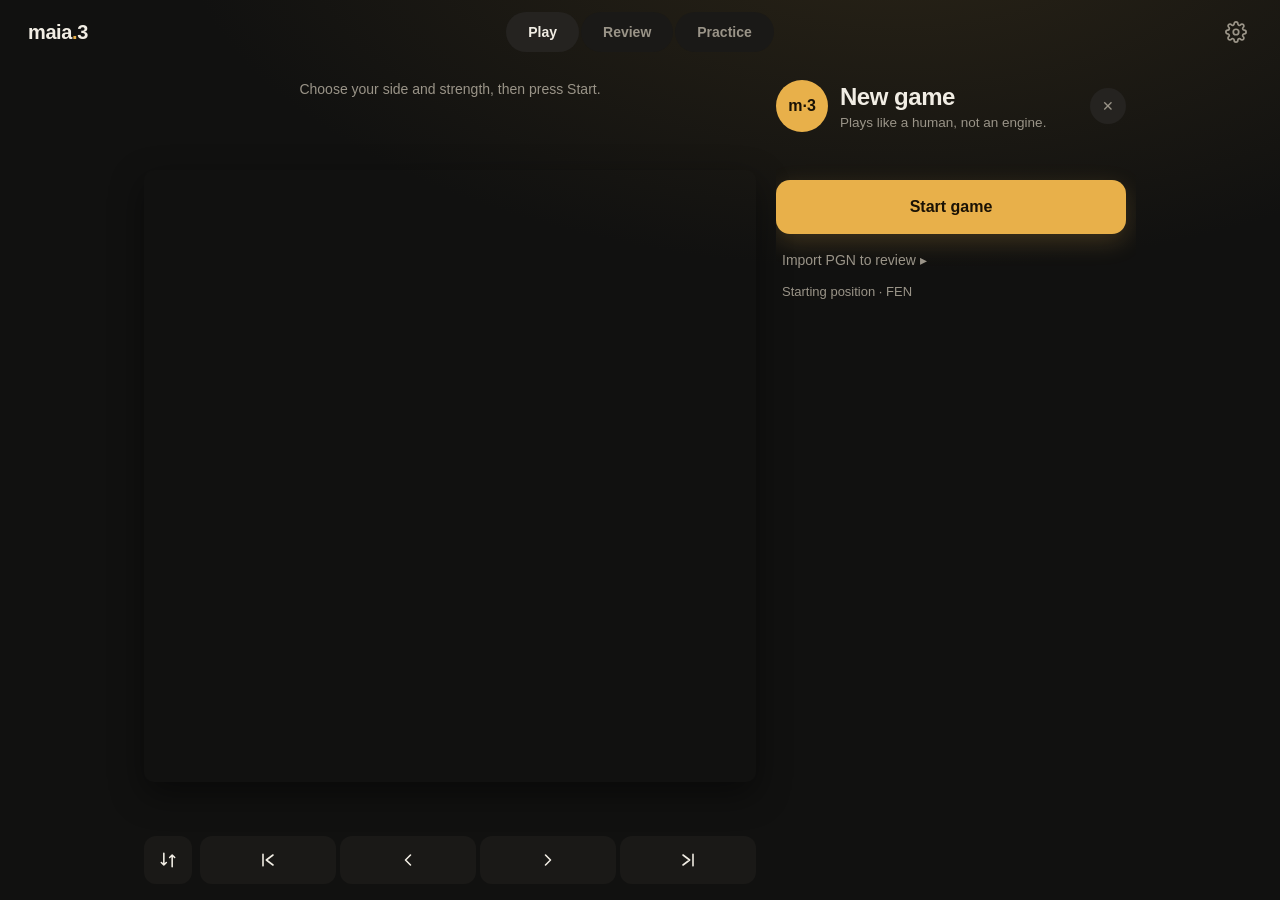
<file: src/index.html>
<!doctype html>
<html lang="en">
<head>
  <meta charset="UTF-8" />
  <meta name="viewport" content="width=device-width, initial-scale=1.0, viewport-fit=cover" />
  <title>Maia Chess</title>
  <script src="theme.js"></script>
  <link rel="stylesheet" href="style.css" />
  <link rel="stylesheet" href="theme-skeuo.css" />
  <link rel="stylesheet" href="ux.css" />
</head>
<body>
  <div id="app">
    <nav class="tabBar" role="tablist" aria-label="Sections">
      <span class="brand" aria-hidden="true">maia<b>.</b>3</span>
      <button class="tabBtn active" id="tabBtnPlay" data-tab="play" role="tab">
        <span class="tabIcon"><svg width="22" height="22" viewBox="0 0 24 24" fill="none" stroke="currentColor" stroke-width="1.9" stroke-linecap="round" stroke-linejoin="round" aria-hidden="true"><rect x="3" y="3" width="18" height="18" rx="2"/><path d="M3 12h18M12 3v18"/></svg></span>
        <span class="tabLabel">Play</span>
      </button>
      <button class="tabBtn" id="tabBtnAnalyze" data-tab="analyze" role="tab">
        <span class="tabIcon"><svg width="22" height="22" viewBox="0 0 24 24" fill="none" stroke="currentColor" stroke-width="1.9" stroke-linecap="round" stroke-linejoin="round" aria-hidden="true"><circle cx="11" cy="11" r="6"/><path d="M20 20l-4.2-4.2"/></svg></span>
        <span class="tabLabel">Review</span>
      </button>
      <button type="button" class="practiceTab" id="tabBtnPractice">
        <span class="tabLabel">Practice</span>
      </button>
      <span class="navStatus" id="navStatus"></span>
      <button type="button" class="aboutBtn aboutOpen" aria-label="Settings and about">
        <span class="tabIcon"><svg width="22" height="22" viewBox="0 0 24 24" fill="none" stroke="currentColor" stroke-width="1.9" stroke-linecap="round" stroke-linejoin="round" aria-hidden="true"><circle cx="12" cy="12" r="3"/><path d="M19.4 15a1.7 1.7 0 0 0 .3 1.9l.1.1a2 2 0 1 1-2.8 2.8l-.1-.1a1.7 1.7 0 0 0-1.9-.3 1.7 1.7 0 0 0-1 1.5V21a2 2 0 1 1-4 0v-.1a1.7 1.7 0 0 0-1.1-1.5 1.7 1.7 0 0 0-1.9.3l-.1.1a2 2 0 1 1-2.8-2.8l.1-.1a1.7 1.7 0 0 0 .3-1.9 1.7 1.7 0 0 0-1.5-1H3a2 2 0 1 1 0-4h.1a1.7 1.7 0 0 0 1.5-1.1 1.7 1.7 0 0 0-.3-1.9l-.1-.1a2 2 0 1 1 2.8-2.8l.1.1a1.7 1.7 0 0 0 1.9.3H9a1.7 1.7 0 0 0 1-1.5V3a2 2 0 1 1 4 0v.1a1.7 1.7 0 0 0 1 1.5 1.7 1.7 0 0 0 1.9-.3l.1-.1a2 2 0 1 1 2.8 2.8l-.1.1a1.7 1.7 0 0 0-.3 1.9V9a1.7 1.7 0 0 0 1.5 1H21a2 2 0 1 1 0 4h-.1a1.7 1.7 0 0 0-1.5 1z"/></svg></span>
        <span class="tabLabel">Settings</span>
      </button>
    </nav>

    <main>
    <div class="tabPanel active" id="playTab">
      <section id="board-wrap" class="boardCol">
        <div id="status-line" class="statusLine" role="status">Choose your side and strength, then press Start.</div>
        <div class="materialBar" id="materialTop"></div>
        <div class="boardFrame"><div id="board" aria-label="chess board"></div>
          <div class="boardOverlay" id="startCard" hidden>
            <div class="overlayCard">
              <h3>No game in progress</h3>
              <p>Start a game against Maia at the strength you choose.</p>
              <button type="button" class="primary" id="startCardBtn">New game</button>
            </div>
          </div>
          <div class="boardOverlay" id="resultCard" hidden role="dialog" aria-labelledby="resultTitle">
            <div class="overlayCard">
              <h3 id="resultTitle"></h3>
              <p id="resultText"></p>
              <div class="overlayBtns">
                <button type="button" class="primary" id="resultReview">Review this game</button>
                <button type="button" class="small" id="resultRematch">Rematch</button>
                <button type="button" class="small" id="resultNew">New game</button>
                <button type="button" class="small" id="resultClose">Close</button>
              </div>
            </div>
          </div>
        </div>
        <div class="materialBar" id="materialBottom"></div>
        <div class="dock" role="toolbar" aria-label="Board controls">
          <button type="button" class="dockBtn" id="flip-btn" title="Flip board (F)" aria-label="Flip board"><svg width="20" height="20" viewBox="0 0 24 24" fill="none" stroke="currentColor" stroke-width="1.9" stroke-linecap="round" stroke-linejoin="round" aria-hidden="true"><path d="M7 4v14M7 18l-3-3M7 18l3-3M17 20V6M17 6l-3 3M17 6l3 3"/></svg></button>
          <div class="dockNav">
            <button type="button" class="dockBtn" id="nav-start" title="First move (Home)" aria-label="First move"><svg width="20" height="20" viewBox="0 0 24 24" fill="none" stroke="currentColor" stroke-width="1.9" stroke-linecap="round" stroke-linejoin="round" aria-hidden="true"><path d="M6 5v14M18 6l-8 6 8 6"/></svg></button>
            <button type="button" class="dockBtn" id="nav-prev" title="Previous move (←)" aria-label="Previous move"><svg width="20" height="20" viewBox="0 0 24 24" fill="none" stroke="currentColor" stroke-width="1.9" stroke-linecap="round" stroke-linejoin="round" aria-hidden="true"><path d="M15 6l-6 6 6 6"/></svg></button>
            <button type="button" class="dockBtn" id="nav-next" title="Next move (→)" aria-label="Next move"><svg width="20" height="20" viewBox="0 0 24 24" fill="none" stroke="currentColor" stroke-width="1.9" stroke-linecap="round" stroke-linejoin="round" aria-hidden="true"><path d="M9 6l6 6-6 6"/></svg></button>
            <button type="button" class="dockBtn" id="nav-end" title="Current position (End)" aria-label="Current position"><svg width="20" height="20" viewBox="0 0 24 24" fill="none" stroke="currentColor" stroke-width="1.9" stroke-linecap="round" stroke-linejoin="round" aria-hidden="true"><path d="M18 5v14M6 6l8 6-8 6"/></svg></button>
          </div>
        </div>
        <div id="promo-picker" class="hidden">
          <div class="promo-inner">
            <button data-piece="q" class="promo-btn"><img class="promo-img" alt="queen" /></button>
            <button data-piece="r" class="promo-btn"><img class="promo-img" alt="rook" /></button>
            <button data-piece="b" class="promo-btn"><img class="promo-img" alt="bishop" /></button>
            <button data-piece="n" class="promo-btn"><img class="promo-img" alt="knight" /></button>
          </div>
        </div>
      </section>

      <aside id="playSide" class="side">
        <div class="panel sheet" id="setup-panel" role="dialog" aria-modal="true" aria-labelledby="setup-title">
          <div class="sheetHead">
            <div class="heroAvatar" aria-hidden="true">m&middot;3</div>
            <div class="sheetTitle">
              <h2 id="setup-title">New game</h2>
              <p class="sheetSub">Plays like a human, not an engine.</p>
            </div>
            <button type="button" class="sheetClose" id="setup-close" aria-label="Close">&#10005;</button>
          </div>

          <button type="button" class="linkBtn aboutOpen" id="sheet-summary" title="Change strength, side, time and move style in Settings"></button>

          <p class="sheetError" id="sheet-error" role="alert" hidden></p>
          <p class="hint sheetNote" id="sheet-note" hidden>A game is in progress. Strength changes apply to it right away; starting a new game abandons it.</p>
          <button id="start-btn" class="primary" title="Shortcut: N">Start game</button>
          <button type="button" class="linkBtn" id="import-link">Import PGN to review &#9656;</button>

          <details id="advanced-settings">
            <summary id="advanced-summary">Starting position &middot; FEN</summary>

            <div class="settingRow">
              <label for="start-fen-input">Starting position <span class="techName">(FEN)</span></label>
              <div class="inlineRow">
                <input type="text" id="start-fen-input" placeholder="Leave blank for the standard position">
                <button class="small" id="clear-fen-btn" type="button">Standard</button>
              </div>
              <div id="fen-error"></div>
            </div>
            <button class="small wide" id="open-setup-btn" type="button">Arrange pieces on a board…</button>
          </details>
        </div>

        <div class="oppCard" id="oppCard">
          <div class="oppAvatar" aria-hidden="true">m&middot;3</div>
          <div class="oppInfo"><b id="oppName">Maia</b><span id="oppSub"></span></div>
          <span class="oppState" id="oppState"></span>
        </div>

        <div class="panel movesPanel" id="moves-panel">
          <div class="historyNotice" id="history-notice">
            <span>Viewing a past position.</span>
            <button class="small" id="go-live-btn">Back to current</button>
          </div>
          <div class="moveBar">
            <ol id="move-list" class="moveList"></ol>
            <button type="button" id="moves-toggle" class="movesToggle" aria-expanded="false" aria-label="Show all moves"><svg width="20" height="20" viewBox="0 0 24 24" fill="none" stroke="currentColor" stroke-width="1.9" stroke-linecap="round" stroke-linejoin="round" aria-hidden="true"><path d="M6 9l6 6 6-6"/></svg></button>
          </div>
          <div class="actions">
            <button class="small" id="undo-btn" title="Undo (U)">Undo</button>
            <button class="small" id="pause-btn" hidden>Pause</button>
            <button class="small danger" id="resign-btn">Resign</button>
            <button class="small" id="copy-pgn-btn">PGN</button>
            <button class="primary" id="analyze-this-btn" title="Open this game in Review">Review game</button>
            <button class="small" id="new-game-btn">New game</button>
          </div>
        </div>
      </aside>
    </div>

    <div class="tabPanel" id="analyzeTab" data-pane="moves">
      <section id="analyze-board-wrap" class="boardCol">
        <div id="analyzeStatus" class="statusLine" role="status">Open a recent game or paste a PGN.</div>
        <div class="materialBar" id="aMaterialTop"></div>
        <div class="boardFrame"><div class="evalBar" id="evalBar" aria-hidden="true"><b id="evalBarFill"></b></div><div id="analyzeBoard" aria-label="analysis board"></div>
          <div class="boardOverlay" id="reviewEmpty" hidden>
            <div class="overlayCard">
              <h3>Review a game</h3>
              <p>Stockfish grades every move, shows your accuracy, and turns your mistakes into practice puzzles.</p>
              <p class="overlayHint">Paste a PGN on the right, open a recent game, or play one first.</p>
              <button type="button" class="primary" id="reviewPlayBtn">Play a game</button>
            </div>
          </div>
        </div>
        <div class="materialBar" id="aMaterialBottom"></div>
        <div class="dock" role="toolbar" aria-label="Board controls">
          <button type="button" class="dockBtn" id="aFlipBtn" title="Flip board (F)" aria-label="Flip board"><svg width="20" height="20" viewBox="0 0 24 24" fill="none" stroke="currentColor" stroke-width="1.9" stroke-linecap="round" stroke-linejoin="round" aria-hidden="true"><path d="M7 4v14M7 18l-3-3M7 18l3-3M17 20V6M17 6l-3 3M17 6l3 3"/></svg></button>
          <div class="dockNav" id="boardNav">
            <button type="button" class="dockBtn navBtn" disabled data-nav="start" title="First move (Home)" aria-label="First move"><svg width="20" height="20" viewBox="0 0 24 24" fill="none" stroke="currentColor" stroke-width="1.9" stroke-linecap="round" stroke-linejoin="round" aria-hidden="true"><path d="M6 5v14M18 6l-8 6 8 6"/></svg></button>
            <button type="button" class="dockBtn navBtn" disabled data-nav="prev" title="Previous move (←)" aria-label="Previous move"><svg width="20" height="20" viewBox="0 0 24 24" fill="none" stroke="currentColor" stroke-width="1.9" stroke-linecap="round" stroke-linejoin="round" aria-hidden="true"><path d="M15 6l-6 6 6 6"/></svg></button>
            <button type="button" class="dockBtn navBtn" disabled data-nav="next" title="Next move (→)" aria-label="Next move"><svg width="20" height="20" viewBox="0 0 24 24" fill="none" stroke="currentColor" stroke-width="1.9" stroke-linecap="round" stroke-linejoin="round" aria-hidden="true"><path d="M9 6l6 6-6 6"/></svg></button>
            <button type="button" class="dockBtn navBtn" disabled data-nav="end" title="End of line (End)" aria-label="End of line"><svg width="20" height="20" viewBox="0 0 24 24" fill="none" stroke="currentColor" stroke-width="1.9" stroke-linecap="round" stroke-linejoin="round" aria-hidden="true"><path d="M18 5v14M6 6l8 6-8 6"/></svg></button>
          </div>
        </div>
        <div id="analyzePromo" class="hidden">
          <div class="promo-inner">
            <button data-piece="q" class="promo-btn"><img class="promo-img" alt="queen" /></button>
            <button data-piece="r" class="promo-btn"><img class="promo-img" alt="rook" /></button>
            <button data-piece="b" class="promo-btn"><img class="promo-img" alt="bishop" /></button>
            <button data-piece="n" class="promo-btn"><img class="promo-img" alt="knight" /></button>
          </div>
        </div>
      </section>

      <aside id="analyzeSide" class="side">
        <div id="variationBar" style="display:none;">
          <div class="variationHead">
            <span id="variationTitle"></span>
            <button class="small" id="variationExitBtn" title="Return to the game position (Esc)">Back to game</button>
          </div>
          <div id="variationLine" class="lineMoves"></div>
        </div>

        <div id="practiceResumeBar" style="display:none;">
          <span>Practice paused</span>
          <button class="small" id="practiceResumeBtn">Back to practice</button>
        </div>

        <div class="importHead" id="importHead">
          <h2>Review a game</h2>
          <p>Stockfish grades every move and finds your mistakes.</p>
        </div>

        <ol class="stepper" id="reviewSteps" aria-label="Review progress">
          <li data-step="1" class="current"><i>1</i>Load</li>
          <li data-step="2"><i>2</i>Analyze</li>
          <li data-step="3"><i>3</i>Practice</li>
        </ol>

        <div class="paneTabs" id="paneTabs" role="tablist" aria-label="Review panels">
          <button type="button" role="tab" class="active" aria-selected="true" data-pane="moves">Moves</button>
          <button type="button" role="tab" aria-selected="false" data-pane="engine">Engine</button>
        </div>

        <div class="panel collapsible paneMoves" id="recentPanel" style="display:none;">
          <h2>Recent games</h2>
          <div id="recentList"></div>
          <div class="btnRow"><button class="small" id="recentClearBtn">Clear list</button></div>
        </div>

        <div class="panel collapsible paneMoves" id="loadPanel">
          <h2>Load a game</h2>
          <label class="drop" id="pgnDrop"><input type="file" id="pgnFile" accept=".pgn,.txt,text/plain" hidden /><b>Drop a .pgn file here</b><span>or <u>choose a file</u></span></label>
          <div class="orLine">or paste</div>
          <textarea id="pgnInput" rows="3" placeholder="[Event &quot;Casual game&quot;]&#10;1. e4 e5 2. Nf3 Nc6 3. Bb5 a6 ..."></textarea>
          <div class="inlineRow">
            <button id="pasteBtn" class="small" type="button">Paste</button>
            <button id="clearPgnBtn" class="small" type="button">Clear</button>
            <button id="loadGameBtn" class="primary">Load &amp; analyze</button>
          </div>
          <div id="loadError"></div>
        </div>

        <div class="panel collapsible paneMoves" id="analyzeControlsPanel">
          <h2>Analyze</h2>
          <div class="setRow">
            <label for="analyzeSideSelect">Grade</label>
            <select id="analyzeSideSelect">
              <option value="both" selected>Both sides</option>
              <option value="white">White only</option>
              <option value="black">Black only</option>
            </select>
          </div>
          <div class="est" id="analyzeEst"></div>
          <button type="button" class="linkBtn aboutOpen">Depth, lines and time cap in Settings</button>
          <button id="analyzeGameBtn" class="primary" disabled>Analyze game</button>
          <p class="hint analyzeNote">Results appear move by move. You can stop at any time and keep what's done. The engine runs on your CPU, nothing is uploaded.</p>
        </div>

        <div class="panel paneMoves folded" id="evalGraphBox" style="display:none;">
          <div class="evalHead">
            <b>Evaluation</b>
            <button type="button" id="eval-toggle" class="movesToggle" aria-expanded="false" aria-label="Show evaluation graph"><svg width="20" height="20" viewBox="0 0 24 24" fill="none" stroke="currentColor" stroke-width="1.9" stroke-linecap="round" stroke-linejoin="round" aria-hidden="true"><path d="M6 9l6 6 6-6"/></svg></button>
          </div>
          <div id="evalGraphWrap"><svg id="evalGraph"></svg></div>
          <div id="evalInfo"></div>
          <div id="evalLine" class="lineMoves"></div>
          <div id="evalLegend"></div>
        </div>

        <div class="panel paneMoves" id="accuracyPanel" style="display:none;">
          <div class="statTiles" id="accTiles"></div>
          <details class="accDetails"><summary>Accuracy by phase</summary><div id="accuracyBody"></div></details>
        </div>

        <div class="panel listCollapsed paneMoves" id="flaggedPanel" style="display:none;">
          <h2 id="flaggedHeading"><span>Key moments <span id="flaggedCount" class="hint"></span></span></h2>
          <div id="flaggedList"></div>
          <button id="practiceBtn" class="primary" style="display:none;">Practice my mistakes →</button>
        </div>
        <button type="button" class="linkBtn" id="importAnotherBtn">Import another PGN</button>

        <div class="panel paneMoves movesPanel" id="moveListPanel" style="display:none;">
          <div class="moveBar">
            <ol id="analyzeMoveList" class="moveList"></ol>
            <button type="button" id="az-moves-toggle" class="movesToggle" aria-expanded="false" aria-label="Show all moves"><svg width="20" height="20" viewBox="0 0 24 24" fill="none" stroke="currentColor" stroke-width="1.9" stroke-linecap="round" stroke-linejoin="round" aria-hidden="true"><path d="M6 9l6 6 6-6"/></svg></button>
          </div>
        </div>

        <div class="panel" id="puzzlePanelV2">
          <h2>Practice</h2>
          <div class="inlineRow" id="practiceSideRow" style="display:none;">
            <label for="practiceSideSelect">Side</label>
            <select id="practiceSideSelect">
              <option value="both">Both sides</option>
              <option value="white">White's mistakes</option>
              <option value="black">Black's mistakes</option>
            </select>
          </div>
          <div id="puzzleProgressV2"></div>
          <div id="puzzlePromptV2"></div>
          <div id="puzzleFeedbackV2"></div>
          <div class="actions" id="puzzleActiveActions">
            <button class="small" id="puzzleBackBtn" style="display:none;">↩ Back to my puzzle</button>
            <button class="small" id="puzzleRevealBtn">Reveal answer</button>
            <button class="small" id="puzzleNextBtn" style="display:none;">Next puzzle →</button>
            <button class="small" id="puzzleAnalyzeBtn" style="display:none;" title="Analyze this mistake on the review board; practice stays paused">Analyze move</button>
            <button class="small" id="puzzleExitBtn">Exit</button>
          </div>
          <div class="actions" id="puzzleDoneActions" style="display:none;">
            <button class="small" id="puzzleRestartBtn">Practice again</button>
            <button class="small" id="puzzleExitBtn2">Back to Review</button>
          </div>
        </div>

        <div class="arrowChips paneEngine" id="arrowChips" role="group" aria-label="Board arrows">
          <span class="arrowChipsLabel">Arrows</span>
          <label class="arrowChip" id="chipEng" title="Stockfish's best lines (blue; fainter = lower ranked).">
            <input type="checkbox" id="engArrows" autocomplete="off"><i class="chipSwatch" style="background:#3b6ef2"></i>Stockfish
          </label>
          <label class="arrowChip" id="chipHi" title="The two moves a player of the chosen rating is most likely to play (purple).">
            <input type="checkbox" id="hiArrows" autocomplete="off"><i class="chipSwatch" style="background:#9b4fd8"></i>Maia
          </label>
          <label class="arrowChip" id="chipReview" title="The move played when it wasn't good (red) and the best move (blue).">
            <input type="checkbox" id="aArrowReview" checked><i class="chipSwatch" style="background:#d9534f"></i>Review
          </label>
        </div>
        <p class="hint paneEngine" id="engineHint">Stockfish shows the best lines. Maia shows what players of a chosen rating would play.</p>

        <div class="panel paneEngine" id="enginePanel">
          <div class="engHead">
            <input type="checkbox" id="engEnable" hidden autocomplete="off">
            <span class="engTitle"><i class="keyDot" style="background:#3b6ef2"></i>Stockfish</span>
          </div>
          <div id="engNote" class="hint"></div>
          <div id="engBody" style="display:none;">
            <div class="engSummary">
              <span id="engScore" class="engChip engScore">0.00</span>
              <div class="engBar"><i id="engBarFill"></i></div>
              <span id="engStatus" class="engStatus"></span>
            </div>
            <div id="engList"></div>
          </div>
        </div>

        <div class="panel paneEngine" id="humanPanel">
          <div class="engHead">
            <input type="checkbox" id="hiEnable" hidden autocomplete="off">
            <span class="engTitle"><i class="keyDot" style="background:#9b4fd8"></i>Maia</span>
          </div>
          <div id="hiStatus" class="hint"></div>
          <div id="hiBody" style="display:none;">
            <div id="hiSummary"></div>
            <div id="hiMeter"></div>
            <div id="hiMeterLegend"></div>
            <div id="hiMoves"></div>
            <details id="hiChartBox">
              <summary class="hiTitle">Moves by rating</summary>
              <svg id="hiChart" viewBox="0 0 320 150"></svg>
              <div id="hiChartLegend"></div>
            </details>
          </div>
        </div>
      </aside>
    </div>
    </main>
  </div>

  <!-- Position editor overlay -->
  <div id="setup-overlay">
    <div class="setupCard">
      <h2>Set Up Position</h2>
      <div class="tray" id="trayWhite"></div>
      <div id="editor-board"></div>
      <div class="tray" id="trayBlack"></div>
      <div class="subRow" style="margin-top:6px;">
        <label for="editorTurnSelect">Side to move</label>
        <select id="editorTurnSelect">
          <option value="w">White</option>
          <option value="b">Black</option>
        </select>
      </div>
      <div class="castleRow">
        <label><input type="checkbox" id="castleWK" checked> White O-O</label>
        <label><input type="checkbox" id="castleWQ" checked> White O-O-O</label>
        <label><input type="checkbox" id="castleBK" checked> Black O-O</label>
        <label><input type="checkbox" id="castleBQ" checked> Black O-O-O</label>
      </div>
      <div id="fenPreview"></div>
      <div id="editorError"></div>
      <p class="hint" style="margin:0 0 10px;">
        Drag pieces from the trays onto the board, drag a board piece to move
        it, or drag it off the board to remove it. Click a board piece to
        remove it too.
      </p>
      <div class="btnRow">
        <button class="small" id="editorStandardBtn" type="button">Standard Position</button>
        <button class="small" id="editorClearBtn" type="button">Clear Board</button>
      </div>
      <div class="btnRow" style="margin-top:12px;">
        <button class="small" id="editorApplyBtn" type="button">Use This Position</button>
        <button class="small" id="editorCancelBtn" type="button">Cancel</button>
      </div>
    </div>
  </div>

  <div id="about-overlay" role="dialog" aria-modal="true" aria-labelledby="about-title">
    <div class="aboutCard">
      <h2 id="about-title">maia<span>·3</span></h2>
      <p id="about-version"></p>
      <p>Play chess against Maia-3, an engine that plays like a human at the Elo you pick. Everything runs on this device.</p>
      <h3>Opponent</h3>
      <div class="field" id="elo-field">
        <div class="fieldHead">
          <label for="elo-slider">Opponent strength</label>
          <span id="active-model-name" title="Maia-3 model in use">Checking…</span>
          <select id="model-select" hidden title="Maia-3 model"></select>
        </div>
        <div class="eloRow"><b id="elo-value">1500</b><span class="eloUnit">Elo</span></div>
        <input type="range" id="elo-slider" min="600" max="2600" step="50" value="1500" />
        <div class="presets" id="elo-presets" role="group" aria-label="Strength presets"></div>
        <p class="hint" id="no-model-hint" style="display:none;">This build has no Maia-3 model bundled.</p>
      </div>

      <div class="field" id="black-field" hidden>
        <div class="fieldHead">
          <label for="elo-black-slider">Black Maia strength</label>
        </div>
        <div class="eloRow"><b id="elo-black-value">1500</b><span class="eloUnit">Elo</span></div>
        <input type="range" id="elo-black-slider" min="600" max="2600" step="50" value="1500" />
      </div>

      <div class="field" id="oppo-field">
        <div class="fieldHead">
          <label for="oppo-slider">Your rating: <b id="oppo-value">Same as Maia</b></label>
          <label class="checkRow"><input type="checkbox" id="oppo-auto" checked /> Same as Maia</label>
        </div>
        <input type="range" id="oppo-slider" min="600" max="2600" step="50" value="1500" disabled />
        <p class="hint">Maia plays differently depending on the rating it expects from you.</p>
      </div>

      <div class="field">
        <span class="fieldLabel">Play as</span>
        <div class="segmented" id="side-select" role="radiogroup" aria-label="Play as">
          <button type="button" role="radio" data-value="white" aria-checked="false" aria-label="White" title="White">White</button>
          <button type="button" role="radio" data-value="random" aria-checked="true" class="active" aria-label="Random" title="Random">Random</button>
          <button type="button" role="radio" data-value="black" aria-checked="false" aria-label="Black" title="Black">Black</button>
          <button type="button" role="radio" data-value="selfplay" aria-checked="false" aria-label="Maia vs Maia" title="Watch Maia play itself">Maia vs Maia</button>
        </div>
      </div>

      <div class="field">
        <span class="fieldLabel">Time</span>
        <div class="chips" id="time-select" role="radiogroup" aria-label="Time control">
          <button type="button" role="radio" data-base="0" data-inc="0" aria-checked="false">None</button>
          <button type="button" role="radio" data-base="3" data-inc="0" aria-checked="false">3+0</button>
          <button type="button" role="radio" data-base="5" data-inc="0" aria-checked="false">5+0</button>
          <button type="button" role="radio" data-base="10" data-inc="0" aria-checked="true" class="active">10+0</button>
          <button type="button" role="radio" data-base="15" data-inc="10" aria-checked="false">15+10</button>
        </div>
      </div>

      <h3>Maia move style</h3>
      <div class="settingRow">
        <div class="settingHead">
          <span>Variety in moves <span class="techName">(temperature)</span>: <span id="temperature-value">0.5</span></span>
          <button type="button" class="helpBtn" data-help="temperature" aria-label="About temperature">?</button>
        </div>
        <input type="range" id="temperature-slider" min="0" max="1.5" step="0.05" value="0.5" />
      </div>

      <div class="settingRow">
        <div class="settingHead">
          <span>Avoid odd moves <span class="techName">(top-p)</span>: <span id="top-p-value">0.9</span></span>
          <button type="button" class="helpBtn" data-help="topP" aria-label="About top-p">?</button>
        </div>
        <input type="range" id="top-p-slider" min="0.1" max="1" step="0.05" value="0.9" />
      </div>

      <div class="settingRow">
        <div class="settingHead">
          <label class="checkRow"><input type="checkbox" id="opening-checkbox" checked /> Varied openings (first 4 moves)</label>
          <button type="button" class="helpBtn" data-help="opening" aria-label="About loose opening">?</button>
        </div>
      </div>

      <div class="settingRow">
        <div class="settingHead">
          <label class="checkRow"><input type="checkbox" id="slips-checkbox" /> Slips under time pressure</label>
          <button type="button" class="helpBtn" data-help="slips" aria-label="About slips under time pressure">?</button>
        </div>
      </div>

      <h3>Stockfish review</h3>
      <div class="setRow"><span>Search depth</span><b id="depthVal">14</b></div>
      <input type="range" id="analyzeDepthSelect" min="8" max="24" step="1" value="14" />
      <div class="setRow"><span>Lines per move <small>(more = slower)</small></span>
        <div class="chips" id="lineChips" role="group" aria-label="Lines per move">
          <button type="button" data-lines="1">1</button><button type="button" data-lines="2">2</button><button type="button" data-lines="3" class="active">3</button>
        </div>
      </div>
      <div class="setRow"><span>Max time per search</span>
        <div class="chips" id="capChips" role="group" aria-label="Max time per search">
          <button type="button" data-cap="2">2s</button><button type="button" data-cap="5" class="active">5s</button><button type="button" data-cap="10">10s</button><button type="button" data-cap="0">None</button>
        </div>
      </div>
      <div class="setRow"><label for="sfThreads">Stockfish threads</label>
        <select id="sfThreads"></select>
      </div>
      <div class="setRow"><label for="sfHash">Stockfish memory</label>
        <select id="sfHash">
          <option value="">Default (128 MB)</option>
          <option value="64">64 MB</option>
          <option value="256">256 MB</option>
          <option value="512">512 MB</option>
        </select>
      </div>

      <h3>Live analysis</h3>
      <div class="setRow"><label for="engLines">Stockfish lines shown</label>
        <select id="engLines" title="Lines shown">
          <option value="1">1 line</option>
          <option value="2">2 lines</option>
          <option value="3" selected>3 lines</option>
        </select>
      </div>
      <div class="setRow"><label for="hiRating">Maia rating to imitate</label>
        <select id="hiRating" title="Rating of the player Maia imitates"></select>
      </div>

      <h3>Board</h3>
      <label class="checkRow"><input type="checkbox" id="pref-destinations" checked /> Show piece destinations</label>
      <h3>Theme</h3>
      <div class="segmented" id="theme-select" role="radiogroup" aria-label="Theme">
        <button type="button" role="radio" data-value="minimal" aria-checked="true" class="active">Minimal</button>
        <button type="button" role="radio" data-value="skeuo" aria-checked="false">Skeuomorphic</button>
      </div>
      <h3>Keyboard shortcuts</h3>
      <ul class="shortcuts">
        <li><kbd>N</kbd><span>Start a new game</span></li>
        <li><kbd>U</kbd><span>Undo your last move</span></li>
        <li><kbd>F</kbd><span>Flip the board</span></li>
        <li><kbd>←</kbd><kbd>→</kbd><span>Step through moves</span></li>
        <li><kbd>Home</kbd><kbd>End</kbd><span>Jump to start / current position</span></li>
        <li><kbd>Esc</kbd><span>Close dialogs, leave a side line</span></li>
      </ul>
      <h3>Built with</h3>
      <ul>
        <li>Maia-3<span>The human-like engine, by CSSLab</span></li>
        <li>Stockfish<span>Grades your moves in Review</span></li>
        <li>ONNX Runtime<span>Runs the Maia model on the device</span></li>
        <li>Tauri<span>The app framework</span></li>
        <li>Chess pieces<span>Colin M. L. Burnett, CC BY-SA 3.0</span></li>
      </ul>
      <h3>License</h3>
      <p>Free software under the GNU GPL v3.</p>
      <div class="aboutRepo">
        <code>github.com/outusuke/maia3-tauri</code>
        <button class="small" id="about-copy" type="button">Copy link</button>
      </div>
      <button class="primary" id="about-close" type="button">Close</button>
    </div>
  </div>

  <div id="help-toast" role="status" aria-live="polite"></div>

  <script src="log.js"></script>
  <script src="board.js"></script>
  <script src="tabs.js"></script>
  <script src="clipboard.js"></script>
  <script src="about.js"></script>
  <script src="play.js"></script>
  <script src="editor.js"></script>
  <script src="analyze.js"></script>
  <script src="insights.js"></script>
  <script src="accuracy.js"></script>
  <script src="analyze-view.js"></script>
  <script src="recent-games.js"></script>
  <script src="eval-graph.js"></script>
  <script src="puzzles.js"></script>
  <script src="ux.js"></script>
  <script src="main.js"></script>
</body>
</html>
</file>
<file: src/style.css>
:root {
  color-scheme: dark;
  --light-square: #ecdcbc;
  --dark-square: #b08a62;
  --highlight: rgba(155, 199, 0, 0.55);
  --last-move: rgba(255, 214, 51, 0.5);
  --check: rgba(220, 50, 47, 0.65);
  --bg: #101319;
  --panel-bg: #171b23;
  --panel-bg-2: #212631;
  --border: #262c38;
  --text: #eef0f4;
  --muted: #9ba3b1;
  --accent: #7aa2ff;
  --accent-hover: #93b3ff;
  --on-accent: #0a1022;
  --danger: #ff8f8a;

  --rail-w: 72px;
  --tabbar-h: 60px;
  --gap: 20px;
  --pad: 16px;
  --side-w: clamp(280px, 30vw, 360px);
  --status-h: 32px;
  --strip-h: 26px;
  --dock-h: 48px;
  --col-gap: 4px;
  --vh: 100vh;
  --stack-h: calc(var(--status-h) + 2 * var(--strip-h) + var(--dock-h) + 4 * var(--col-gap));
  --cell: clamp(30px, min(
    calc((var(--vh) - var(--stack-h) - 2 * var(--pad)) / 8),
    calc((100vw - var(--rail-w) - var(--side-w) - var(--gap) - 2 * var(--pad)) / 8)
  ), 100px);
}
@supports (height: 100dvh) {
  :root { --vh: 100dvh; }
}

* { box-sizing: border-box; }

html, body {
  margin: 0;
  height: 100%;
  background: var(--bg);
  color: var(--text);
  font-family: -apple-system, "Segoe UI", Inter, Helvetica, Arial, sans-serif;
  overscroll-behavior: none;
  -webkit-tap-highlight-color: transparent;
}
button, select, input, textarea { font: inherit; color: inherit; }

#app { height: var(--vh); padding-left: var(--rail-w); }
main { height: 100%; overflow: hidden; }

.tabPanel { display: none; }
.tabPanel.active {
  display: grid;
  grid-template-columns: calc(var(--cell) * 8) minmax(0, var(--side-w));
  gap: var(--gap);
  justify-content: center;
  align-content: center;
  height: 100%;
  padding: var(--pad);
}

.tabBar {
  position: fixed; z-index: 30; left: 0; top: 0; bottom: 0; width: var(--rail-w);
  display: flex; flex-direction: column; align-items: center; gap: 6px;
  padding: 64px 0 20px; background: var(--panel-bg); border-right: 1px solid var(--border);
}
.tabBar::before {
  content: "m\00b7 3"; position: absolute; top: 20px; font-size: 17px; font-weight: 700; letter-spacing: -0.03em;
}
.tabBtn, .aboutBtn {
  width: 56px; height: 60px; padding: 0; border: 0; background: none; color: var(--muted);
  display: flex; flex-direction: column; align-items: center; justify-content: center; gap: 3px;
  font-size: 11px; font-weight: 600; cursor: pointer;
}
.aboutBtn { margin-top: auto; }
.tabBtn:hover, .aboutBtn:hover { color: var(--text); }
.tabBtn:focus-visible, .aboutBtn:focus-visible { outline: 2px solid var(--accent); outline-offset: -2px; }
.tabIcon { display: flex; align-items: center; justify-content: center; width: 44px; height: 30px; border-radius: 15px; }
.tabBtn.active { color: #9db9ff; font-weight: 700; }
.tabBtn.active .tabIcon { background: rgba(122, 162, 255, 0.18); }

.boardCol { position: relative; width: calc(var(--cell) * 8); display: flex; flex-direction: column; gap: var(--col-gap); }

.statusLine {
  height: var(--status-h); font-size: 12.5px; line-height: 16px; color: var(--muted); text-align: center;
  display: -webkit-box; -webkit-box-orient: vertical; -webkit-box-pack: center; -webkit-line-clamp: 2; overflow: hidden;
}

.materialBar {
  height: var(--strip-h); display: flex; align-items: center;
  font-size: 12px; font-weight: 600; color: var(--muted);
}
.pName { display: inline-flex; align-items: center; gap: 6px; margin-right: 10px; color: var(--text); }

#board, #analyzeBoard, #editor-board {
  position: relative;
  touch-action: none;
  -webkit-user-select: none;
  user-select: none;
}
#board, #analyzeBoard {
  display: grid;
  grid-template-columns: repeat(8, var(--cell));
  grid-template-rows: repeat(8, var(--cell));
}

.dock { display: grid; grid-template-columns: auto minmax(0, 1fr); gap: 8px; height: var(--dock-h); }
.dockNav { display: grid; grid-template-columns: repeat(4, minmax(0, 1fr)); gap: 4px; }
.dockBtn {
  min-width: 48px; border: 0; border-radius: 12px; background: var(--panel-bg); color: var(--text);
  display: grid; place-items: center; cursor: pointer;
}
.dockBtn:hover:not(:disabled) { background: var(--panel-bg-2); }
.dockBtn:disabled { opacity: 0.3; cursor: default; }
.dockBtn:focus-visible { outline: 2px solid var(--accent); outline-offset: 1px; }

.side {
  height: calc(var(--stack-h) + 8 * var(--cell));
  min-width: 0; display: flex; flex-direction: column; gap: 10px; padding-right: 10px; /* room for the overlay scrollbar */
  overflow-y: auto; overflow-anchor: none; scrollbar-width: thin; scrollbar-color: var(--border) transparent;
}
.side > * { flex: none; }

.panel { background: var(--panel-bg); border-radius: 14px; padding: 14px; }
.panel h2 {
  margin: 0 0 10px; font-size: 12px; font-weight: 600; text-transform: uppercase; letter-spacing: 0.06em; color: var(--muted);
}
.hint { margin: 8px 0 0; font-size: 12px; color: var(--muted); }
.emptyHint { color: var(--muted); font-size: 12.5px; padding: 6px 2px; }

select, input[type="text"], textarea {
  min-height: 40px; padding: 8px 10px; border: 1px solid var(--border); border-radius: 10px;
  background: var(--panel-bg-2); font-size: 14px;
}
textarea { display: block; width: 100%; margin-bottom: 10px; resize: vertical; }
input[type="range"] { width: 100%; margin: 0; accent-color: var(--accent); }

button.primary {
  width: 100%; min-height: 46px; border: 0; border-radius: 12px; background: var(--accent); color: var(--on-accent);
  font-size: 15px; font-weight: 700; cursor: pointer;
}
button.primary:hover { background: var(--accent-hover); }
button.primary:disabled { background: #2a2f3a; color: #6d7482; cursor: not-allowed; }
button.small {
  min-height: 36px; padding: 0 12px; border: 0; border-radius: 10px; background: var(--panel-bg-2);
  font-size: 13px; cursor: pointer;
}
button.small:hover:not(:disabled) { background: #2a303d; }
button.small:disabled { opacity: 0.4; cursor: default; }
button.small.danger { color: var(--danger); }
button.small.wide { width: 100%; }
.btnRow, .actions { display: flex; flex-wrap: wrap; gap: 8px; }
.actions { margin-top: 10px; }
.actions > * { flex: 1 1 auto; }
.inlineRow { display: flex; align-items: center; gap: 8px; }

.segmented, .paneTabs { display: flex; gap: 4px; padding: 4px; background: var(--bg); border-radius: 12px; }
.segmented button, .paneTabs button {
  flex: 1; min-height: 38px; border: 0; border-radius: 9px; background: transparent; color: var(--muted);
  font-size: 13px; cursor: pointer;
}
.segmented button:hover, .paneTabs button:hover { color: var(--text); }
.segmented button.active, .paneTabs button.active { background: var(--accent); color: var(--on-accent); font-weight: 700; }

.field { margin-bottom: 14px; }
.fieldLabel { display: block; margin-bottom: 6px; font-size: 12px; color: var(--muted); }
.fieldHead { display: flex; align-items: center; justify-content: space-between; gap: 8px; margin-bottom: 8px; font-size: 13px; color: var(--muted); }
.fieldHead b { color: var(--text); font-weight: 600; }
#active-model-name {
  padding: 2px 10px; border-radius: 12px; background: rgba(122, 162, 255, 0.14); color: #9db9ff;
  font-size: 12px; font-weight: 600;
}
#model-select { min-height: 32px; padding: 2px 8px; font-size: 13px; }

#advanced-settings { margin-bottom: 4px; }
#advanced-settings > summary {
  display: flex; align-items: center; justify-content: space-between; min-height: 40px; padding: 0 12px;
  border-radius: 10px; background: var(--panel-bg-2); color: var(--muted); font-size: 13px;
  list-style: none; cursor: pointer; user-select: none;
}
#advanced-settings > summary::-webkit-details-marker { display: none; }
#advanced-settings > summary::after { content: "▾"; }
#advanced-settings[open] > summary { margin-bottom: 12px; color: var(--text); }
.settingRow { margin-bottom: 12px; font-size: 13px; color: var(--muted); }
.settingRow > label { display: block; margin-bottom: 6px; }
.settingHead { display: flex; align-items: center; justify-content: space-between; gap: 8px; margin-bottom: 6px; }
.checkRow { display: flex; align-items: center; gap: 8px; cursor: pointer; }
#start-fen-input { flex: 1; min-width: 0; font-size: 13px; }
#fen-error { display: none; margin-top: 6px; color: var(--danger); font-size: 12px; }
.helpBtn {
  width: 22px; height: 22px; padding: 0; border: 1px solid var(--border); border-radius: 50%;
  background: transparent; color: var(--muted); font-size: 12px; line-height: 1; cursor: pointer;
}
.helpBtn:hover, .helpBtn.active { color: var(--text); border-color: var(--accent); }

.panel.collapsible > h2 { display: flex; align-items: center; justify-content: space-between; min-height: 24px; cursor: pointer; user-select: none; }
.panel.collapsible > h2::after { content: "▾"; margin-left: 8px; }
.panel.collapsible.collapsed > h2 { margin-bottom: 0; }
.panel.collapsible.collapsed > h2::after { content: "▸"; }
.panel.collapsible.collapsed > :not(h2) { display: none; }
#setup-panel.collapsed > #elo-field, #setup-panel.collapsed > #start-btn { display: block; }
#setup-panel.collapsed > #elo-field { margin-top: 12px; }
#setup-panel.collapsed > #start-btn { margin-top: 12px; }

.moveList { margin: 0; padding: 0; list-style: none; font-size: 14px; font-variant-numeric: tabular-nums; }
.move-row { display: grid; grid-template-columns: 38px 1fr 1fr; align-items: center; padding: 1px 4px; border-radius: 6px; }
.move-row:nth-child(even) { background: rgba(255, 255, 255, 0.03); }
.move-num { color: var(--muted); text-align: right; padding-right: 8px; font-size: 12.5px; }
.move-san { cursor: pointer; padding: 3px 8px; border-radius: 5px; font-weight: 600; }
.move-san.empty { cursor: default; color: var(--muted); font-weight: 400; }
.move-san:not(.empty):hover { background: var(--panel-bg-2); }
.move-san.current { background: var(--accent); color: var(--on-accent); }
.move-empty { color: var(--muted); font-size: 13px; padding: 8px 2px; }
.move-result { text-align: center; font-weight: 600; margin-top: 6px; padding-top: 6px; border-top: 1px solid var(--border); }
.move-result small { display: block; font-weight: 400; font-size: 12px; color: var(--muted); }
.movesToggle { display: none; }
.movesPanel.open .movesToggle svg { transform: rotate(180deg); }
@media not all and (max-width: 759px) and (min-height: 521px) {
  #moveListPanel .moveBar { display: flex; align-items: flex-start; gap: 6px; }
  #moveListPanel .moveList { flex: 1; min-width: 0; max-height: 104px; overflow-y: auto; }
  #moveListPanel.open .moveList { max-height: 380px; }
  #az-moves-toggle {
    display: grid; place-items: center; flex: none; width: 36px; height: 36px; padding: 0;
    border: 0; border-radius: 10px; background: var(--panel-bg-2); color: var(--text); cursor: pointer;
  }
}
#new-game-btn { display: none; flex-basis: 100%; background: var(--accent); color: var(--on-accent); font-weight: 700; }
#new-game-btn:hover:not(:disabled) { background: var(--accent-hover); }
#moves-panel > .actions { position: sticky; bottom: -14px; margin: 10px -14px -14px; padding: 10px 14px 14px; background: var(--panel-bg); border-radius: 0 0 14px 14px; }

.historyNotice {
  display: none; align-items: center; justify-content: space-between; gap: 8px; margin-bottom: 10px;
  font-size: 12.5px; color: #e3c96b;
}
.historyNotice.show { display: flex; }

#loadError { margin-top: 6px; color: var(--danger); font-size: 12.5px; }
#loadError:empty { display: none; }
.pairRow { display: grid; grid-template-columns: 1fr 1fr; gap: 10px; margin-bottom: 12px; }
.pairRow label { display: flex; flex-direction: column; gap: 4px; font-size: 12px; color: var(--muted); }
.pairRow select { width: 100%; }
#practiceSideRow { margin: 10px 0 8px; font-size: 12.5px; color: var(--muted); }
#practiceSideRow select { flex: 1; }
#flaggedList { margin-top: 10px; }

#variationBar {
  position: sticky; top: 0; z-index: 2; flex-direction: column; gap: 6px; padding: 10px 12px;
  border-radius: 12px; background: var(--panel-bg-2); font-size: 12.5px;
  box-shadow: 0 0 0 1px var(--border);
}
#practiceResumeBar {
  position: sticky; top: 0; z-index: 2; order: -2; align-items: center; justify-content: space-between; gap: 8px;
  padding: 10px 12px; border-radius: 12px; background: var(--panel-bg-2); font-size: 12.5px; font-weight: 600;
  box-shadow: 0 0 0 1px var(--border);
}
.variationHead { display: flex; justify-content: space-between; align-items: center; gap: 8px; font-weight: 600; }
#variationLine { font-family: monospace; font-size: 12.5px; }

#analyzeTab.hasGame #analyzeControlsPanel { order: 1; }
#analyzeTab.hasGame #evalGraphBox { order: 2; }
#analyzeTab.hasGame #accuracyPanel { order: 2; }
#analyzeTab.hasGame #flaggedPanel { order: 3; }
#analyzeTab.hasGame #moveListPanel { order: 0; }
#analyzeTab.hasGame #analyzeControlsPanel.collapsed { order: 8; }
#analyzeTab.hasGame #recentPanel { order: 9; }
#analyzeTab.hasGame #loadPanel { order: 10; }
#variationBar { order: -2; }
.paneTabs { display: none !important; }
#analyzeTab:not(.hasGame) .paneEngine { display: none !important; }
#analyzeTab:not(.practicing) #flaggedPanel { display: none !important; }
#analyzeTab.hasGame .paneEngine { order: 3; }
#analyzeTab.practicing .paneMoves:not(#evalGraphBox) { display: none !important; }
#analyzeTab.practicing #puzzlePanelV2 { order: -1; }

#enginePanel:not(:has(#engEnable:checked)),
#humanPanel:not(:has(#hiEnable:checked)) { display: none; }
#engineHint { display: none; }
#analyzeTab:not(:has(#engEnable:checked, #hiEnable:checked)) #engineHint { display: block; }
.engHead { display: flex; justify-content: space-between; align-items: center; gap: 8px; }
.engTitle { font-size: 14px; font-weight: 600; }
.engHead select { min-height: 32px; padding: 2px 8px; font-size: 13px; }
#hiStatus:empty, #engNote:empty { display: none; }

#puzzlePanelV2 > .actions { position: sticky; bottom: -14px; margin: 10px -14px -14px; padding: 10px 14px 14px; background: var(--panel-bg); border-radius: 0 0 14px 14px; }

#help-toast {
  position: fixed; left: 50%; bottom: 24px; transform: translateX(-50%); max-width: 380px; padding: 10px 14px;
  background: var(--panel-bg-2); border: 1px solid var(--accent); border-radius: 10px; font-size: 13px; line-height: 1.5;
  opacity: 0; pointer-events: none; transition: opacity 0.15s; z-index: 80; /* stays over the settings sheet (60) */
}
#help-toast.show { opacity: 1; }

.square {
  position: relative;
  display: flex;
  align-items: center;
  justify-content: center;
  font-size: min(6.5vh, 52px);
  cursor: pointer;
}

.square.light { background: var(--light-square); }
.square.dark { background: var(--dark-square); }

.square.selected::after {
  content: "";
  position: absolute;
  inset: 0;
  background: var(--highlight);
}

.square.last-move::after {
  content: "";
  position: absolute;
  inset: 0;
  background: var(--last-move);
}

.square.in-check::after {
  content: "";
  position: absolute;
  inset: 0;
  background: radial-gradient(circle, var(--check) 0%, transparent 75%);
}

.square .piece {
  position: relative;
  z-index: 2;
  width: 82%;
  height: 82%;
  object-fit: contain;
  pointer-events: none;
  filter: drop-shadow(0 1px 1px rgba(0,0,0,0.4));
  transition: transform 60ms ease;
}
.square.dragging .piece { opacity: 0.35; }
.slide-piece {
  position: fixed;
  left: 0;
  top: 0;
  object-fit: contain;
  pointer-events: none;
  z-index: 999;
  will-change: transform;
}

.moveBadge {
  position: absolute;
  bottom: -4px;
  right: -4px;
  z-index: 3;
  width: 20px;
  height: 20px;
  border-radius: 50%;
  filter: drop-shadow(0 1px 2px rgba(0,0,0,0.6));
  pointer-events: none;
}

.noDestinations .move-dot::before { display: none; }
.move-dot::before {
  content: "";
  position: absolute;
  width: 28%;
  height: 28%;
  border-radius: 50%;
  background: rgba(20, 20, 20, 0.35);
  z-index: 1;
}
.move-dot.capture::before {
  width: 92%;
  height: 92%;
  background: transparent;
  border: 6px solid rgba(20, 20, 20, 0.35);
  border-radius: 50%;
}

.coord {
  position: absolute;
  font-size: 10px;
  font-weight: 700;
  opacity: 0.65;
  z-index: 1;
}
.coord.file { bottom: 2px; right: 3px; }
.coord.rank { top: 2px; left: 3px; }
.square.light .coord { color: var(--dark-square); }
.square.dark .coord { color: var(--light-square); }

#promo-picker, #analyzePromo {
  position: absolute;
  inset: 0;
  background: rgba(0,0,0,0.55);
  display: flex;
  align-items: center;
  justify-content: center;
  z-index: 10;
}
#promo-picker.hidden, #analyzePromo.hidden { display: none; }
.promo-inner {
  background: var(--panel-bg);
  border: 1px solid var(--border);
  border-radius: 10px;
  padding: 14px;
  display: flex;
  gap: 10px;
}
.promo-btn {
  width: 60px;
  height: 60px;
  border-radius: 8px;
  border: 1px solid var(--border);
  background: var(--panel-bg-2);
  color: var(--text);
  cursor: pointer;
  display: flex;
  align-items: center;
  justify-content: center;
}
.promo-btn:hover { background: var(--accent); }
.promo-img {
  width: 80%;
  height: 80%;
  object-fit: contain;
  pointer-events: none;
}

.square { cursor: grab; }
.square.drag-over::after {
  content: ""; position: absolute; inset: 0;
  background: rgba(59, 110, 242, 0.28); z-index: 1;
}
.drag-ghost {
  position: fixed;
  left: 0; top: 0;
  will-change: transform;
  width: 52px; height: 52px;
  pointer-events: none;
  z-index: 1000;
  filter: drop-shadow(0 3px 6px rgba(0,0,0,0.55));
  opacity: 0.92;
}

/* Position editor overlay */
#setup-overlay {
  position: fixed; inset: 0; z-index: 60; display: none;
  align-items: flex-start; justify-content: center; overflow-y: auto;
  background: rgba(10, 10, 14, 0.72); padding: 28px 16px;
}
#setup-overlay.show { display: flex; }
.setupCard {
  background: var(--panel-bg); border-radius: 14px; padding: 18px 20px 20px;
  width: min(560px, 100%); box-shadow: 0 20px 60px rgba(0,0,0,0.45);
}
.setupCard h2 { font-size: 15px; margin: 0 0 12px; }
#editor-board {
  --ecell: min(7vh, 52px, calc((100vw - 80px) / 8)); /* 80px = overlay + card padding + border */
  display: grid; grid-template-columns: repeat(8, var(--ecell));
  grid-template-rows: repeat(8, var(--ecell)); border: 2px solid #1a1a1a;
  margin: 0 auto 10px; user-select: none;
}
.tray {
  display: flex; gap: 4px; justify-content: center; flex-wrap: wrap;
  padding: 6px; border: 1px dashed var(--border); border-radius: 8px; margin-bottom: 8px;
}
.tray .piece {
  width: 34px; height: 34px; cursor: grab;
}
.castleRow { display: flex; flex-wrap: wrap; gap: 6px 14px; font-size: 12.5px; color: var(--text); }
.castleRow label { display: flex; align-items: center; gap: 4px; }
#fenPreview {
  font-size: 11px; color: var(--muted); word-break: break-all; margin: 8px 0;
  background: var(--panel-bg-2); border: 1px solid var(--border); border-radius: 6px; padding: 6px 8px;
}
#editorError { color: #ff8a8a; font-size: 12.5px; min-height: 1.2em; }

/* Analyze / Practice tab */
.grade-good { color: #8fe89b; }
.grade-best { color: #6fdc8c; }
.grade-onlymove { color: #7db7e8; }
.grade-brilliant { color: #26c2c2; }
.grade-inaccuracy { color: #e3c96b; }
.grade-mistake { color: #f0a860; }
.grade-blunder { color: #ff8a8a; }
.gradeChip { display: inline-block; width: 8px; height: 8px; border-radius: 50%; margin-right: 6px; }
.gradeChip.grade-good { background: #4caf6b; }
.gradeChip.grade-best { background: #3fbf6a; }
.gradeChip.grade-onlymove { background: #5b9bd5; }
.gradeChip.grade-brilliant { background: #26c2c2; }
.gradeChip.grade-inaccuracy { background: #e3c96b; }
.gradeChip.grade-mistake { background: #f0a860; }
.gradeChip.grade-blunder { background: #e05555; }

#flaggedList { display: flex; flex-direction: column; gap: 8px; margin-top: 10px; }
.flaggedItem {
  background: var(--panel-bg-2); border: 1px solid var(--border); border-radius: 8px; padding: 8px 10px;
  font-size: 12.5px;
}
.flaggedItem .head { display: flex; justify-content: space-between; font-weight: 600; }
.flaggedItem .line { color: var(--muted); margin-top: 4px; font-family: monospace; font-size: 11.5px; }

#evalGraphBox.panel { padding: 12px; }
.evalHead { display: none; }
/* Absolutely positioned in a fixed-height wrapper so the SVG's redraw size can't feed back into the layout width (resize loop). */
#evalGraphWrap { position: relative; width: 100%; height: 150px; }
#evalGraph {
  position: absolute; inset: 0; width: 100%; height: 100%; display: block;
  background: var(--panel-bg-2); border: 1px solid var(--border); border-radius: 8px;
  cursor: crosshair; touch-action: none; user-select: none;
}
#evalInfo { min-height: 20px; margin-top: 8px; font-size: 13px; }
#evalInfo .evalMove { font-weight: 600; }
#evalInfo .evalMuted { color: var(--muted); }
#evalLine:empty { display: none; }
#evalLine { margin-top: 2px; }
#evalLegend { display: flex; flex-wrap: wrap; gap: 14px; margin-top: 6px; font-size: 12px; color: var(--muted); }
.evalLegendItem {
  display: inline-flex; align-items: center; gap: 6px;
  background: none; border: 1px solid transparent; border-radius: 6px;
  padding: 2px 6px; margin: -2px -6px; font: inherit; color: inherit; cursor: pointer;
}
.evalLegendItem:not(:disabled):hover { background: var(--panel-bg-2); }
.evalLegendItem.active { border-color: var(--border); background: var(--panel-bg-2); color: var(--text); }
.evalLegendItem:disabled { cursor: default; opacity: 0.5; }
.evalLegendDot { width: 9px; height: 9px; border-radius: 50%; display: inline-block; }

.sideTag {
  display: inline-block; font-size: 10.5px; font-weight: 600; text-transform: uppercase;
  letter-spacing: 0.03em; padding: 1px 5px; border-radius: 4px; vertical-align: 1px;
}
.sideTag.white { background: #e9e9e9; color: #222; }
.sideTag.black { background: #3a3a3a; color: #e9e9e9; }

.materialGroup { display: flex; align-items: center; margin-right: 6px; }
.materialGroup img {
  width: 22px; height: 22px; margin-right: -5px;
  /* stacked twice for a visible halo — drop-shadow has no spread option */
  filter: drop-shadow(0 0 1px rgba(255,255,255,0.85)) drop-shadow(0 0 1px rgba(255,255,255,0.85));
}
.materialGroup img:last-child { margin-right: 0; }
.materialLead { margin-left: 3px; }

.pDot { display: inline-block; width: 14px; height: 14px; border-radius: 50%; border: 1px solid var(--muted); flex: none; }
.pDot.white { background: #f2f2f2; }
.pDot.black { background: #2a2a2a; }

/* --pp (0..1) is set in puzzles.js */
#puzzleProgressV2::after {
  content: ""; display: block; height: 4px; margin-top: 8px; border-radius: 2px;
  background: linear-gradient(var(--accent), var(--accent)) 0 0 / calc(var(--pp, 0) * 100%) 100% no-repeat, var(--border);
}

#puzzlePanelV2 { display: none; }
#puzzlePanelV2.show { display: block; }
#puzzleProgressV2 { font-size: 12px; color: var(--muted); margin-bottom: 6px; }
#puzzlePromptV2 { font-size: 13.5px; margin-bottom: 8px; }
#puzzleFeedbackV2 {
  font-size: 13px; border-radius: 8px; padding: 8px 10px; margin-bottom: 8px; display: none;
}
#puzzleFeedbackV2.show { display: block; }
#puzzleFeedbackV2.correct { background: #1f3d24; color: #8fe89b; }
#puzzleFeedbackV2.wrong { background: #4a1f22; color: #ff9494; }
#puzzleFeedbackV2.reveal { background: #33333b; color: var(--text); }

.emptyHint { color: var(--muted); font-size: 12.5px; padding: 6px 2px; }

.square, .square *, .tray, .tray * , .drag-ghost {
  -webkit-user-select: none;
  user-select: none;
  -webkit-user-drag: none;
}
body.is-dragging, body.is-dragging * {
  -webkit-user-select: none !important;
  user-select: none !important;
  cursor: grabbing !important;
}

.board-arrows {
  position: absolute;
  left: 0; top: 0;
  width: 100%; height: 100%;
  pointer-events: none;
  z-index: 5;
  overflow: visible;
}

.arrowChips { display: flex; align-items: center; gap: 6px; flex-wrap: wrap; }
.arrowChipsLabel { font-size: 12px; color: var(--muted); margin-right: 2px; }
.arrowChip {
  display: inline-flex; align-items: center; gap: 6px;
  padding: 6px 14px; border-radius: 999px; border: 1px solid var(--border, #444);
  font-size: 12px; color: var(--muted); cursor: pointer; user-select: none;
  transition: opacity .12s, background .12s, color .12s;
}
.arrowChip input { position: absolute; opacity: 0; width: 0; height: 0; pointer-events: none; }
.arrowChip .chipSwatch { width: 14px; height: 4px; border-radius: 2px; opacity: .35; }
.arrowChip:has(input:checked) { color: var(--text); background: rgba(128,128,128,.16); }
.arrowChip:has(input:checked) .chipSwatch { opacity: 1; }
.arrowChip:has(input:focus-visible) { outline: 2px solid #3b6ef2; outline-offset: 1px; }
.keyDot { display: inline-block; width: 16px; height: 5px; border-radius: 3px; margin-right: 8px; vertical-align: middle; }

.lineMoves { line-height: 1.9; }
.lineNum { color: var(--muted); margin-right: 3px; }
.lineLabel { color: var(--muted); margin-right: 5px; }
.lineMove {
  display: inline-block;
  padding: 0 5px;
  margin-right: 3px;
  border-radius: 4px;
  cursor: pointer;
  color: var(--text);
  font-weight: 600;
}
.lineMove:hover { background: rgba(90, 134, 245, 0.28); }
.lineMove.active { background: #3b6ef2; color: #fff; }
.flaggedItem .line.lineMoves { font-family: monospace; font-size: 12px; margin-top: 4px; }
.puzzleLine { margin-top: 6px; font-family: monospace; }
.puzzleLine .lineMoves { display: inline; }
.puzzleReset { margin-top: 8px; }

#recentList { display: flex; flex-direction: column; gap: 6px; }
#recentPanel.collapsed > #recentList { display: none; }
.recentItem {
  display: flex; flex-direction: column; align-items: flex-start; gap: 2px; width: 100%; min-height: 48px;
  padding: 8px 12px; border: 1px solid var(--border); border-radius: 10px; background: var(--panel-bg-2);
  color: var(--text); font: inherit; text-align: left; cursor: pointer;
}
.recentItem:hover { background: #262a33; }
.recentTitle { font-size: 14px; font-weight: 600; }
.recentMeta { font-size: 12px; color: var(--muted); }
#recentClearBtn { margin-top: 8px; }

#flaggedPanel > h2 { display: flex; justify-content: space-between; cursor: pointer; user-select: none; }
#flaggedPanel > h2::after { content: "▾"; }
#flaggedPanel.listCollapsed > h2::after { content: "▸"; }
#flaggedPanel.listCollapsed > h2 { margin-bottom: 0; }
#flaggedPanel.listCollapsed > #flaggedList { display: none; }
#flaggedCount { font-weight: 400; margin-left: 6px; }

#accuracyBody { display: grid; align-items: center; gap: 8px 10px; font-variant-numeric: tabular-nums; }
.accLabel { font-size: 13px; color: var(--muted); }
.accValue { font-size: 15px; font-weight: 600; text-align: right; }
.accOverall { font-size: 22px; font-weight: 700; color: var(--text); }
.accLabel.accOverall { font-size: 14px; }
#accuracyBody .sideTag { justify-self: end; }

/* Human insights */
.hiTitle { font-size: 13px; margin: 14px 0 6px; color: var(--muted); font-weight: 600; }
#hiSummary { font-size: 13px; margin: 10px 0 8px; line-height: 1.4; }
#hiSummary b { color: #fff; }
#hiMeter { display: flex; height: 14px; border-radius: 7px; overflow: hidden; background: var(--panel-bg-2); }
#hiMeter div { min-width: 0; }
#hiMeterLegend { display: flex; justify-content: space-between; font-size: 12px; margin: 5px 0 10px; }
.hiRow { display: grid; grid-template-columns: 52px 1fr 44px; align-items: center; gap: 8px; font-size: 12.5px; padding: 2px 0; cursor: default; }
.hiRow .bar { height: 10px; border-radius: 5px; background: var(--panel-bg-2); overflow: hidden; }
.hiRow .bar span { display: block; height: 100%; border-radius: 5px; }
.hiRow .pct { text-align: right; color: var(--muted); }
.hiRow.played .san { font-weight: 700; }
.hiRow.played .san::after { content: " •"; color: var(--accent-hover); }
.hiRow.best .san::before { content: "★ "; color: #e3c96b; }
#hiChart { width: 100%; height: auto; display: block; }
#hiChartLegend { display: flex; flex-wrap: wrap; gap: 4px 12px; font-size: 12px; margin-top: 4px; }
#hiChartLegend i { display: inline-block; width: 10px; height: 10px; border-radius: 2px; margin-right: 5px; vertical-align: -1px; }

.hiSwatch { display: inline-block; width: 12px; height: 4px; border-radius: 2px; background: #9b4fd8; vertical-align: middle; }
summary.hiTitle { cursor: pointer; }
.puzzleHuman { margin-top: 8px; font-size: 12.5px; color: var(--muted); line-height: 1.4; }
.puzzleHuman .hiSwatch { margin-right: 2px; }

/* Live engine */
.engHead { display: flex; justify-content: space-between; align-items: center; gap: 8px; }
.engSummary { display: flex; align-items: center; gap: 10px; margin: 12px 0 8px; }
.engChip { display: inline-block; text-align: center; font-weight: 600; font-size: 12.5px; padding: 2px 0; border-radius: 4px; font-variant-numeric: tabular-nums; }
.engChip.white { background: #f1f1f1; color: #1b1b1b; }
.engChip.black { background: #2b2b2b; color: #eee; box-shadow: inset 0 0 0 1px #4a4d56; }
.engScore { flex: 0 0 64px; font-size: 15px; font-weight: 700; padding: 4px 0; }
.engBar { flex: 1; height: 10px; border-radius: 5px; overflow: hidden; background: #2b2b2b; box-shadow: inset 0 0 0 1px #4a4d56; }
.engBar i { display: block; height: 100%; width: 50%; background: #f1f1f1; transition: width 0.25s ease; }
.engStatus { font-size: 11.5px; color: var(--muted); white-space: nowrap; }
#engBody.busy .engStatus::before {
  content: ""; display: inline-block; width: 8px; height: 8px; margin-right: 6px; vertical-align: -1px;
  border: 2px solid var(--muted); border-top-color: transparent; border-radius: 50%;
  animation: engSpin 0.8s linear infinite;
}
@keyframes engSpin { to { transform: rotate(360deg); } }
#engList { display: flex; flex-direction: column; gap: 2px; }
#engBody.busy #engList { opacity: 0.55; }
.engLine { display: flex; gap: 10px; align-items: flex-start; padding: 5px 4px; border-radius: 6px; }
.engLine:first-child { background: rgba(90, 134, 245, 0.1); }
.engLine .engChip { flex: 0 0 54px; margin-top: 2px; }
.engLine .lineMoves { flex: 1; min-width: 0; font-size: 13px; line-height: 1.7; }
.engFoot { margin-top: 8px; }

.square, .tray, .tray * { touch-action: none; }

#about-overlay {
  position: fixed; inset: 0; z-index: 70; display: none; align-items: center; justify-content: center;
  overflow-y: auto; background: rgba(10, 10, 14, 0.72);
  padding: max(16px, env(safe-area-inset-top)) 16px max(16px, env(safe-area-inset-bottom));
}
#about-overlay.show { display: flex; }
.aboutCard {
  background: var(--panel-bg); border-radius: 20px; padding: 24px 22px 20px; width: min(420px, 100%);
  max-height: 100%; overflow-y: auto; box-shadow: 0 20px 60px rgba(0, 0, 0, 0.45);
}
.aboutCard h2 { margin: 0; font-size: 28px; letter-spacing: -0.03em; }
.aboutCard h2 span { color: var(--accent); }
.aboutCard h3 { margin: 18px 0 8px; font-size: 12px; letter-spacing: 0.06em; text-transform: uppercase; color: var(--muted); }
.aboutCard p { margin: 6px 0 0; font-size: 14px; line-height: 1.5; }
#about-version { color: var(--muted); font-size: 13px; }
#about-version:empty { display: none; }
.aboutCard ul { list-style: none; margin: 0; padding: 0; display: flex; flex-direction: column; gap: 8px; font-size: 14px; }
.aboutCard li span { display: block; color: var(--muted); font-size: 12.5px; }
.aboutRepo { display: flex; align-items: center; gap: 8px; margin-top: 8px; }
.aboutRepo code { flex: 1; min-width: 0; font-size: 12.5px; color: var(--muted); word-break: break-all; user-select: all; }
#about-close { width: 100%; margin-top: 20px; }

/* Phones and narrow windows: board on top, the side panel scrolls under it, tabs at the bottom. */
@media (max-width: 759px) and (min-height: 521px) {
  :root {
    --pad: 0px;
    --strip-h: 24px;
    --cell: clamp(32px, min(
      calc(100vw / 8),
      calc((var(--vh) - var(--tabbar-h) - env(safe-area-inset-top) - env(safe-area-inset-bottom) - var(--stack-h) - 160px) / 8)
    ), 100px);
  }
  #app { padding: env(safe-area-inset-top) 0 0; }
  main { padding-bottom: calc(var(--tabbar-h) + env(safe-area-inset-bottom)); }
  .tabBar {
    top: auto; right: 0; width: auto; height: calc(var(--tabbar-h) + env(safe-area-inset-bottom));
    flex-direction: row; gap: 0; padding: 0 0 env(safe-area-inset-bottom);
    border-right: 0; border-top: 1px solid var(--border);
  }
  .tabBar::before { display: none; }
  .tabBtn, .aboutBtn { flex: 1; width: auto; height: var(--tabbar-h); margin: 0; }
  .tabPanel.active { display: flex; flex-direction: column; align-items: center; gap: 8px; padding: 0; }
  .side { align-self: stretch; flex: 1 1 0; height: auto; min-height: 0; padding: 0 12px 12px; }
  #help-toast { bottom: calc(var(--tabbar-h) + 12px); }
  .materialBar, .dock { padding: 0 12px; }

  #new-game-btn { display: block; }
  #playSide:has(#setup-panel:not(.collapsed)) #new-game-btn { display: none; }
  #setup-panel.collapsed { display: none; }
  .moveList {
    display: flex; align-items: center; gap: 2px; overflow-x: auto; overflow-y: hidden;
    scrollbar-width: none; padding: 2px 0;
  }
  .moveList::-webkit-scrollbar { display: none; }
  .move-row, .move-row:nth-child(even) { flex: none; display: flex; align-items: center; padding: 0; background: none; }
  .move-num { padding: 0 2px 0 6px; }
  .move-san { min-height: 34px; display: inline-flex; align-items: center; padding: 0 10px; font-size: 15px; border-radius: 8px; }
  .move-result { flex: none; margin: 0; padding: 0 12px; border-top: 0; }
  .move-empty { flex: none; }

  .moveBar { display: flex; align-items: center; gap: 6px; }
  .movesPanel.open .moveBar { align-items: flex-start; }
  .moveList { flex: 1; min-width: 0; }
  .movesToggle {
    display: grid; place-items: center; flex: none; width: 44px; height: 44px; padding: 0;
    border: 0; border-radius: 12px; background: var(--panel-bg-2); color: var(--text); cursor: pointer;
  }
  .movesPanel.open .moveList { display: block; max-height: 180px; overflow-x: hidden; overflow-y: auto; }
  .movesPanel.open .move-row { display: grid; grid-template-columns: 38px 1fr 1fr; padding: 1px 4px; border-radius: 6px; }
  .movesPanel.open .move-row:nth-child(even) { background: rgba(255, 255, 255, 0.03); }
  .movesPanel.open .move-num { padding: 0 8px 0 0; }
  .movesPanel.open .move-result { padding: 6px 0 0; border-top: 1px solid var(--border); }
  .evalHead { display: flex; align-items: center; justify-content: space-between; }
  #evalGraphBox { position: relative; }
  #evalGraphBox.folded #evalGraphWrap { position: absolute; left: 12px; right: 12px; visibility: hidden; pointer-events: none; }
  #evalGraphBox.folded #evalLine, #evalGraphBox.folded #evalLegend { display: none; }
  #evalGraphBox:not(.folded) .movesToggle svg { transform: rotate(180deg); }
  :root:has(#moves-panel.open) {
    --cell: clamp(32px, min(
      calc(100vw / 8),
      calc((var(--vh) - var(--tabbar-h) - env(safe-area-inset-top) - env(safe-area-inset-bottom) - var(--stack-h) - 310px) / 8)
    ), 100px);
  }
}

/* Short windows (phones on their side): drop the player strips so the board keeps its size. */
@media (max-height: 520px) {
  :root { --pad: 8px; --gap: 12px; --status-h: 20px; --strip-h: 0px; --dock-h: 44px; --side-w: clamp(240px, 36vw, 340px); }
  .materialBar { display: none; }
  .statusLine { -webkit-line-clamp: 1; }
}
</file>
<file: src/theme-skeuo.css>
:root[data-theme="skeuo"] {
  --light-square: #efdcb0;
  --dark-square: #a56b3b;
  --highlight: rgba(120, 230, 70, 0.55);
  --last-move: rgba(255, 214, 51, 0.5);
  --bg: #3a2312;
  --panel-bg: #232a3b;
  --panel-bg-2: #1a2030;
  --border: #0b0e15;
  --text: #f4ecd8;
  --muted: #cdc4ab;
  --accent: #5b8cf2;
  --accent-hover: #7aa2ff;
  --on-accent: #ffffff;
  --danger: #ffb4ae;
  /* style.css folds --col-gap into --stack-h, so the board shrinks to fit the frame */
  --col-gap: 10px;

  --font-display: "Iowan Old Style", "Palatino Linotype", Palatino, "Book Antiqua", Georgia, serif;
  --font-hand: "Segoe Print", "Bradley Hand", "Chalkboard SE", "Marker Felt", Georgia, serif;
  --font-lcd: ui-monospace, "SF Mono", Consolas, "Liberation Mono", "Courier New", monospace;
  --ink: #22304f;
  --wood: repeating-linear-gradient(94deg, rgba(0,0,0,.14) 0 1px, transparent 1px 6px, rgba(255,255,255,.07) 6px 7px, transparent 7px 15px),
          linear-gradient(145deg, #9a6636, #6a4220 45%, #8b5a2d 70%, #5a3719);
  --desk: radial-gradient(ellipse at 50% 40%, rgba(255,200,130,.16), transparent 62%),
          radial-gradient(ellipse at 50% 50%, transparent 55%, rgba(0,0,0,.55)),
          repeating-linear-gradient(90deg, rgba(0,0,0,.10) 0 2px, transparent 2px 9px, rgba(255,255,255,.035) 9px 11px, transparent 11px 23px),
          linear-gradient(180deg, #52351f, #3a2312);
  --leather: radial-gradient(rgba(255,255,255,.07) 1px, transparent 1.6px) 0 0 / 5px 5px,
             radial-gradient(rgba(0,0,0,.28) 1px, transparent 1.6px) 2px 3px / 5px 5px,
             linear-gradient(160deg, #323a50, #1c2130 60%, #171b27);
  --brushed: repeating-linear-gradient(90deg, rgba(255,255,255,.30) 0 1px, rgba(0,0,0,.04) 1px 2px),
             linear-gradient(90deg, #b4bac5, #e9ecf0 38%, #f3f5f7 55%, #b8bec9);
  --brushed-h: repeating-linear-gradient(90deg, rgba(255,255,255,.30) 0 1px, rgba(0,0,0,.04) 1px 2px),
               linear-gradient(180deg, #eef0f3, #b9bfca);
  --metal-key: linear-gradient(180deg, #fdfdfe, #dfe3e9 50%, #c8ced8 51%, #e6e9ef);
  --metal-key-hover: linear-gradient(180deg, #ffffff, #eceff3 50%, #d6dbe3 51%, #f1f3f7);
  --recess: linear-gradient(180deg, #07090e, #141926);
  --recess-shadow: inset 0 3px 6px rgba(0,0,0,.85), 0 1px 0 rgba(255,255,255,.16);
  --jelly: linear-gradient(180deg, #8cb1ff, #4e7fe9 50%, #3563cf 51%, #5b8cf2);
  --brass: linear-gradient(180deg, #f6e3a6, #d9b25a 45%, #b78b36 55%, #d8b25f);
  --paper: linear-gradient(180deg, #fdf8e8, #f1e8cf);
  --lcd: repeating-linear-gradient(0deg, rgba(0,0,0,.06) 0 1px, transparent 1px 3px), linear-gradient(180deg, #a9c48b, #bfd6a2 60%, #a6c187);
}

:root[data-theme="skeuo"] body { background: var(--desk); background-color: #3a2312; }

:root[data-theme="skeuo"] .tabBar {
  background: var(--brushed);
  border-right-color: #7d8594;
  box-shadow: 4px 0 14px rgba(0,0,0,.6), inset -1px 0 0 rgba(255,255,255,.7);
}
:root[data-theme="skeuo"] .tabBar::before {
  font-family: var(--font-display); font-size: 22px; color: #6a7282;
  text-shadow: 0 1px 0 #fff, 0 -1px 0 rgba(0,0,0,.35);
}
:root[data-theme="skeuo"] .tabBtn,
:root[data-theme="skeuo"] .aboutBtn { color: #4c5463; text-shadow: 0 1px 0 rgba(255,255,255,.9); }
:root[data-theme="skeuo"] .tabBtn:hover,
:root[data-theme="skeuo"] .aboutBtn:hover { color: #1f2430; }
:root[data-theme="skeuo"] .tabBtn.active { color: #1f3f9e; }
:root[data-theme="skeuo"] .tabIcon {
  position: relative;
  background: var(--metal-key);
  box-shadow: 0 2px 0 #8f97a5, 0 4px 5px rgba(0,0,0,.35), inset 0 1px 0 #fff;
}
:root[data-theme="skeuo"] .tabIcon svg { filter: drop-shadow(0 1px 0 rgba(255,255,255,.9)); }
:root[data-theme="skeuo"] .tabBtn.active .tabIcon {
  background: linear-gradient(180deg, #b3bac6, #d1d6de);
  box-shadow: inset 0 3px 6px rgba(0,0,0,.45), 0 1px 0 rgba(255,255,255,.7);
  transform: translateY(1px);
}
:root[data-theme="skeuo"] .tabBtn.active .tabIcon::after {
  content: ""; position: absolute; top: 3px; right: 5px; width: 6px; height: 6px; border-radius: 50%;
  background: radial-gradient(circle at 35% 30%, #d8ffd0, #38d24a 45%, #12781f);
  box-shadow: 0 0 6px 1px rgba(70,230,90,.8);
}

:root[data-theme="skeuo"] .statusLine {
  padding: 0 14px; border-radius: 8px; border: 1px solid #6e5019;
  background: repeating-linear-gradient(90deg, rgba(255,255,255,.14) 0 1px, transparent 1px 3px), var(--brass);
  color: #3d2a0c; font-weight: 700;
  text-shadow: 0 1px 0 rgba(255,255,255,.55);
  box-shadow: 0 3px 6px rgba(0,0,0,.5), inset 0 1px 0 rgba(255,255,255,.7), inset 0 -1px 0 rgba(0,0,0,.25);
}

:root[data-theme="skeuo"] .materialBar {
  padding: 0 12px; border-radius: 13px; color: #d8cba8;
  background: linear-gradient(180deg, #150d07, #2b1a0e);
  box-shadow: inset 0 3px 6px rgba(0,0,0,.8), 0 1px 0 rgba(255,255,255,.16);
}
:root[data-theme="skeuo"] .pName { color: #f3e9d2; text-shadow: 0 -1px 0 rgba(0,0,0,.7); }
:root[data-theme="skeuo"] .pDot { border: 0; width: 15px; height: 15px; box-shadow: 0 2px 3px rgba(0,0,0,.7); }
:root[data-theme="skeuo"] .pDot.white { background: radial-gradient(circle at 34% 28%, #fff, #e3e1da 50%, #a7a498); }
:root[data-theme="skeuo"] .pDot.black { background: radial-gradient(circle at 34% 28%, #8a8f9a, #20232a 45%, #050608); }

:root[data-theme="skeuo"] #board,
:root[data-theme="skeuo"] #analyzeBoard {
  box-shadow: 0 0 0 2px #2a180a, 0 0 0 3px rgba(255,255,255,.18);
}
:root[data-theme="skeuo"] .boardFrame {
  margin: -9px; padding: 9px; border-radius: 10px; background: var(--wood);
  box-shadow: 0 16px 26px rgba(0,0,0,.55), 0 3px 0 #3a210e, inset 0 2px 0 rgba(255,255,255,.28), inset 0 -3px 0 rgba(0,0,0,.45);
}
:root[data-theme="skeuo"] .square.light {
  background: repeating-linear-gradient(100deg, rgba(150,100,40,.07) 0 1px, transparent 1px 5px), linear-gradient(135deg, #f4e1b8, #e4c78f);
  box-shadow: inset 0 1px 1px rgba(255,255,255,.6), inset 0 -1px 2px rgba(120,80,30,.25);
}
:root[data-theme="skeuo"] .square.dark {
  background: repeating-linear-gradient(100deg, rgba(0,0,0,.10) 0 1px, transparent 1px 5px), linear-gradient(135deg, #a76d3d, #84502a);
  box-shadow: inset 0 2px 3px rgba(0,0,0,.35), inset 0 -1px 0 rgba(255,255,255,.14);
}
:root[data-theme="skeuo"] .square.last-move::after { box-shadow: inset 0 0 16px 2px rgba(255,214,51,.85); }
:root[data-theme="skeuo"] .square.selected::after { box-shadow: inset 0 0 18px 3px rgba(120,230,70,.85); }
:root[data-theme="skeuo"] .square .piece { filter: drop-shadow(0 3px 2px rgba(0,0,0,.5)); }
:root[data-theme="skeuo"] .move-dot::before {
  background: radial-gradient(circle at 50% 60%, rgba(50,30,10,.1), rgba(40,22,6,.7));
  box-shadow: inset 0 2px 3px rgba(0,0,0,.7), 0 1px 0 rgba(255,255,255,.35);
}
:root[data-theme="skeuo"] .move-dot.capture::before { background: transparent; box-shadow: none; border-color: rgba(40,22,6,.55); }

:root[data-theme="skeuo"] .dock {
  padding: 4px; border-radius: 14px; background: var(--brushed-h);
  box-shadow: 0 6px 12px rgba(0,0,0,.5), inset 0 1px 0 #fff, inset 0 -2px 0 rgba(0,0,0,.25);
}
:root[data-theme="skeuo"] .dockNav {
  padding: 3px; border-radius: 10px; background: linear-gradient(180deg, #8d95a3, #a8afbb);
  box-shadow: inset 0 3px 5px rgba(0,0,0,.45), 0 1px 0 rgba(255,255,255,.8);
}
:root[data-theme="skeuo"] .dockBtn {
  color: #4a5262; border-radius: 9px; background: var(--metal-key);
  box-shadow: 0 2px 0 #7e8696, 0 3px 4px rgba(0,0,0,.35), inset 0 1px 0 #fff;
}
:root[data-theme="skeuo"] .dockBtn svg { filter: drop-shadow(0 1px 0 rgba(255,255,255,.9)); }
:root[data-theme="skeuo"] .dockBtn:hover:not(:disabled) { background: var(--metal-key-hover); }
:root[data-theme="skeuo"] .dockBtn:active:not(:disabled) { transform: translateY(2px); box-shadow: 0 0 0 #7e8696, inset 0 2px 4px rgba(0,0,0,.35); }
:root[data-theme="skeuo"] .dockBtn:disabled { opacity: .55; box-shadow: inset 0 1px 0 rgba(255,255,255,.6); }

:root[data-theme="skeuo"] .panel {
  position: relative; padding: 16px; border-radius: 16px; background: var(--leather);
  box-shadow: 0 12px 22px rgba(0,0,0,.55), 0 3px 0 #0b0e15, inset 0 1px 0 rgba(255,255,255,.22), inset 0 -2px 0 rgba(0,0,0,.5);
}
:root[data-theme="skeuo"] .panel::after,
:root[data-theme="skeuo"] .aboutCard::after,
:root[data-theme="skeuo"] .setupCard::after {
  content: ""; position: absolute; inset: 5px; border: 2px dashed rgba(241,232,212,.45); border-radius: 11px; pointer-events: none;
}
:root[data-theme="skeuo"] .panel h2 {
  font-family: var(--font-display); font-size: 13px; letter-spacing: .12em; color: #e8c984;
  text-shadow: 0 -1px 0 rgba(0,0,0,.8), 0 1px 0 rgba(255,255,255,.14);
}
:root[data-theme="skeuo"] .panel h2::after { color: #d9c79a; }
:root[data-theme="skeuo"] #evalGraphBox.panel { padding: 14px; }
:root[data-theme="skeuo"] #moves-panel > .actions,
:root[data-theme="skeuo"] #puzzlePanelV2 > .actions {
  bottom: -16px; margin: 10px -16px -16px; padding: 10px 16px 16px; border-radius: 0 0 16px 16px; background: #181c28;
}
:root[data-theme="skeuo"] .hint, :root[data-theme="skeuo"] .emptyHint { text-shadow: 0 -1px 0 rgba(0,0,0,.6); }

:root[data-theme="skeuo"] select,
:root[data-theme="skeuo"] input[type="text"],
:root[data-theme="skeuo"] textarea {
  border: 1px solid #05070b; background: var(--recess); color: var(--text);
  box-shadow: inset 0 3px 6px rgba(0,0,0,.8), 0 1px 0 rgba(255,255,255,.14);
}
:root[data-theme="skeuo"] button.primary {
  position: relative; isolation: isolate; overflow: hidden; margin-bottom: 4px;
  border: 1px solid #1f3f94; background: var(--jelly); color: #fff; font-size: 16px;
  text-shadow: 0 -1px 0 rgba(10,30,90,.65);
  box-shadow: 0 4px 0 #1f3c88, 0 8px 12px rgba(0,0,0,.5), inset 0 1px 0 rgba(255,255,255,.75), inset 0 0 10px rgba(160,200,255,.45);
}
:root[data-theme="skeuo"] button.primary::before {
  content: ""; position: absolute; z-index: -1; left: 5px; right: 5px; top: 3px; height: 46%;
  border-radius: 10px 10px 18px 18px; background: linear-gradient(180deg, rgba(255,255,255,.7), rgba(255,255,255,.1));
}
:root[data-theme="skeuo"] button.primary:hover:not(:disabled) { background: linear-gradient(180deg, #a5c3ff, #6590f0 50%, #4a77dc 51%, #6e9bf5); }
:root[data-theme="skeuo"] button.primary:active:not(:disabled) { transform: translateY(3px); box-shadow: 0 1px 0 #1f3c88, 0 3px 6px rgba(0,0,0,.5), inset 0 1px 0 rgba(255,255,255,.6); }
:root[data-theme="skeuo"] button.primary:disabled {
  background: linear-gradient(180deg, #d4d8df, #aeb4bf); border-color: #7d8594; color: #5d6574;
  text-shadow: 0 1px 0 rgba(255,255,255,.55); box-shadow: 0 2px 0 #7d8594;
}
:root[data-theme="skeuo"] button.primary:disabled::before { display: none; }

:root[data-theme="skeuo"] button.small {
  border: 1px solid #707887; background: var(--metal-key); color: #2b3342;
  text-shadow: 0 1px 0 rgba(255,255,255,.9);
  box-shadow: 0 3px 0 #6c7484, 0 5px 6px rgba(0,0,0,.4), inset 0 1px 0 #fff;
}
:root[data-theme="skeuo"] button.small:hover:not(:disabled) { background: var(--metal-key-hover); }
:root[data-theme="skeuo"] button.small:active:not(:disabled) { transform: translateY(2px); box-shadow: 0 1px 0 #6c7484, inset 0 2px 4px rgba(0,0,0,.25); }
:root[data-theme="skeuo"] button.small:disabled { opacity: .6; box-shadow: 0 1px 0 #8d95a3, inset 0 1px 0 rgba(255,255,255,.6); }
:root[data-theme="skeuo"] button.small.danger {
  color: #8f1d17; border-color: #8f3a35; background: linear-gradient(180deg, #fff0ee, #f0c4bf 50%, #e1a29b 51%, #f2cec9);
  box-shadow: 0 3px 0 #8a4a45, 0 5px 6px rgba(0,0,0,.4), inset 0 1px 0 #fff;
}
:root[data-theme="skeuo"] #new-game-btn {
  border-color: #1f3f94; background: var(--jelly); color: #fff; text-shadow: 0 -1px 0 rgba(10,30,90,.65);
  box-shadow: 0 3px 0 #1f3c88, 0 5px 8px rgba(0,0,0,.45), inset 0 1px 0 rgba(255,255,255,.7);
}
:root[data-theme="skeuo"] #new-game-btn:hover:not(:disabled) { background: linear-gradient(180deg, #a5c3ff, #6590f0 50%, #4a77dc 51%, #6e9bf5); }

:root[data-theme="skeuo"] .segmented,
:root[data-theme="skeuo"] .paneTabs { background: var(--recess); box-shadow: var(--recess-shadow); }
:root[data-theme="skeuo"] .segmented button,
:root[data-theme="skeuo"] .paneTabs button { color: #d9d2bf; text-shadow: 0 -1px 0 rgba(0,0,0,.8); }
:root[data-theme="skeuo"] .segmented button:hover,
:root[data-theme="skeuo"] .paneTabs button:hover { color: #fff; }
:root[data-theme="skeuo"] .segmented button.active,
:root[data-theme="skeuo"] .paneTabs button.active {
  color: #16213a; text-shadow: 0 1px 0 rgba(255,255,255,.8); background: var(--metal-key);
  box-shadow: 0 3px 5px rgba(0,0,0,.6), inset 0 1px 0 #fff;
}

:root[data-theme="skeuo"] .fieldLabel, :root[data-theme="skeuo"] .fieldHead { text-shadow: 0 -1px 0 rgba(0,0,0,.7); }
:root[data-theme="skeuo"] .fieldHead b { color: #f6eedb; }
:root[data-theme="skeuo"] #elo-value {
  display: inline-block; padding: 1px 9px; border-radius: 5px; background: var(--lcd); color: #1c2b12;
  font-family: var(--font-lcd); font-weight: 700; letter-spacing: .06em; text-shadow: none;
  box-shadow: inset 0 2px 4px rgba(0,0,0,.55), inset 0 0 0 2px #0c1015, 0 0 0 2px #3a4150;
}
:root[data-theme="skeuo"] #active-model-name {
  background: var(--brass); color: #3d2a0c; border: 1px solid #6e5019; border-radius: 6px; text-shadow: 0 1px 0 rgba(255,255,255,.5);
  box-shadow: 0 1px 2px rgba(0,0,0,.6), inset 0 1px 0 rgba(255,255,255,.6);
}
:root[data-theme="skeuo"] #advanced-settings > summary {
  background: var(--recess); box-shadow: var(--recess-shadow); color: #e6dec9; text-shadow: 0 -1px 0 rgba(0,0,0,.7);
}
:root[data-theme="skeuo"] .helpBtn {
  border: 1px solid #6e5019; background: var(--brass); color: #3d2a0c; font-weight: 700;
  box-shadow: 0 1px 2px rgba(0,0,0,.6), inset 0 1px 0 rgba(255,255,255,.6);
}
:root[data-theme="skeuo"] .helpBtn:hover, :root[data-theme="skeuo"] .helpBtn.active { border-color: #fff3c4; color: #000; }

/* WebKit/Blink only; other engines keep the native slider */
:root[data-theme="skeuo"] input[type="range"] { -webkit-appearance: none; appearance: none; height: 32px; background: transparent; }
:root[data-theme="skeuo"] input[type="range"]::-webkit-slider-runnable-track {
  height: 10px; border-radius: 5px; background: var(--recess);
  box-shadow: inset 0 3px 5px rgba(0,0,0,.9), 0 1px 0 rgba(255,255,255,.18);
}
:root[data-theme="skeuo"] input[type="range"]::-webkit-slider-thumb {
  -webkit-appearance: none; appearance: none; width: 28px; height: 28px; margin-top: -9px; border-radius: 50%; border: 0;
  background: radial-gradient(circle at 35% 30%, #fff 0 3px, #c8cdd6 4px 8px, transparent 9px),
              repeating-conic-gradient(#f4e3ac 0 10deg, #b88f3b 10deg 20deg);
  box-shadow: 0 4px 6px rgba(0,0,0,.7), 0 0 0 2px #6e5019, inset 0 2px 2px rgba(255,255,255,.7), inset 0 -3px 4px rgba(0,0,0,.35);
}

:root[data-theme="skeuo"] .moveList {
  border-radius: 6px; padding: 0 8px; color: var(--ink); font-family: var(--font-hand);
  background-color: #faf3df;
  background-image: linear-gradient(90deg, transparent 42px, rgba(214,86,80,.75) 42px 44px, transparent 44px),
                    repeating-linear-gradient(180deg, transparent 0 29px, rgba(110,150,200,.5) 29px 30px);
  background-attachment: local;
  box-shadow: 0 3px 8px rgba(0,0,0,.5), inset 0 0 18px rgba(160,120,50,.25);
}
:root[data-theme="skeuo"] .move-row { min-height: 30px; }
:root[data-theme="skeuo"] .move-row:nth-child(even) { background: none; }
:root[data-theme="skeuo"] .move-num { color: #b24842; }
:root[data-theme="skeuo"] .move-san { color: var(--ink); font-size: 15px; }
:root[data-theme="skeuo"] .move-san.empty { color: #8a7d5e; }
:root[data-theme="skeuo"] .move-san:not(.empty):hover { background: rgba(34,48,79,.12); }
:root[data-theme="skeuo"] .move-san.current {
  background: linear-gradient(180deg, transparent 15%, rgba(255,221,60,.9) 15% 90%, transparent 90%); color: var(--ink); border-radius: 3px;
}
:root[data-theme="skeuo"] .move-empty { color: #6a5a3a; }
:root[data-theme="skeuo"] .move-result { border-top-color: rgba(110,150,200,.7); color: var(--ink); }
:root[data-theme="skeuo"] .move-result small { color: #5b4c30; }
:root[data-theme="skeuo"] .movesToggle, :root[data-theme="skeuo"] #az-moves-toggle {
  background: var(--metal-key); color: #4a5262; box-shadow: 0 2px 0 #7e8696, 0 3px 4px rgba(0,0,0,.35), inset 0 1px 0 #fff;
}
:root[data-theme="skeuo"] .historyNotice { color: #f3d97a; }

:root[data-theme="skeuo"] .flaggedItem,
:root[data-theme="skeuo"] .recentItem {
  background: var(--paper); color: var(--ink); border: 1px solid rgba(160,130,70,.45);
  box-shadow: 0 2px 5px rgba(0,0,0,.5), inset 0 -2px 0 rgba(160,130,70,.18);
}
:root[data-theme="skeuo"] .recentItem:hover { background: linear-gradient(180deg, #fffdf2, #f7efd8); }
:root[data-theme="skeuo"] .recentMeta,
:root[data-theme="skeuo"] .flaggedItem .line,
:root[data-theme="skeuo"] .flaggedItem .lineNum,
:root[data-theme="skeuo"] .flaggedItem .lineLabel { color: #5b4c30; }
:root[data-theme="skeuo"] .flaggedItem .lineMove { color: var(--ink); }
:root[data-theme="skeuo"] .flaggedItem .lineMove:hover { background: rgba(34,48,79,.14); }
:root[data-theme="skeuo"] .flaggedItem .lineMove.active { background: #3b6ef2; color: #fff; }
:root[data-theme="skeuo"] .flaggedItem .grade-good { color: #087f5b; }
:root[data-theme="skeuo"] .flaggedItem .grade-interesting { color: #5c940d; }
:root[data-theme="skeuo"] .flaggedItem .grade-brilliant { color: #0b6f6f; }
:root[data-theme="skeuo"] .flaggedItem .grade-dubious { color: #7a5c00; }
:root[data-theme="skeuo"] .flaggedItem .grade-mistake { color: #9a4a00; }
:root[data-theme="skeuo"] .flaggedItem .grade-blunder { color: #a3211b; }

:root[data-theme="skeuo"] #evalGraph {
  background: #141a24; border: 2px solid #0c1015; border-radius: 8px;
  box-shadow: inset 0 3px 8px rgba(0,0,0,.8), 0 0 0 3px #8d95a3, 0 1px 0 4px rgba(255,255,255,.4);
}
:root[data-theme="skeuo"] .engBar,
:root[data-theme="skeuo"] #hiMeter { background: var(--recess); box-shadow: inset 0 3px 5px rgba(0,0,0,.9), 0 1px 0 rgba(255,255,255,.16); }
:root[data-theme="skeuo"] .engBar i { background: linear-gradient(180deg, #ffffff, #d4d9e1 60%, #bfc5cf); }
:root[data-theme="skeuo"] .engScore { background: var(--lcd); color: #1c2b12; font-family: var(--font-lcd); box-shadow: inset 0 2px 4px rgba(0,0,0,.55), inset 0 0 0 2px #0c1015; }
:root[data-theme="skeuo"] .arrowChip { border-color: #05070b; background: var(--recess); box-shadow: var(--recess-shadow); color: #cdc4ab; }
:root[data-theme="skeuo"] .arrowChip:has(input:checked) {
  background: var(--metal-key); color: #16213a; text-shadow: 0 1px 0 rgba(255,255,255,.8);
  box-shadow: 0 2px 0 #7e8696, 0 3px 4px rgba(0,0,0,.4), inset 0 1px 0 #fff;
}
:root[data-theme="skeuo"] .engLine:first-child { background: rgba(120,160,255,.14); }

:root[data-theme="skeuo"] #help-toast { background: #2a3146; border-color: #d9b25a; box-shadow: 0 8px 20px rgba(0,0,0,.6); }
:root[data-theme="skeuo"] .aboutCard,
:root[data-theme="skeuo"] .setupCard {
  position: relative; background: var(--leather); box-shadow: 0 20px 50px rgba(0,0,0,.6), 0 3px 0 #0b0e15, inset 0 1px 0 rgba(255,255,255,.22);
}
:root[data-theme="skeuo"] .aboutCard h2 { font-family: var(--font-display); }
:root[data-theme="skeuo"] .aboutCard h2 span { color: #e8c984; }
:root[data-theme="skeuo"] .aboutCard h3, :root[data-theme="skeuo"] .setupCard h2 {
  font-family: var(--font-display); color: #e8c984; text-shadow: 0 -1px 0 rgba(0,0,0,.8);
}
:root[data-theme="skeuo"] .promo-inner { background: var(--leather); border-color: #05070b; box-shadow: 0 12px 24px rgba(0,0,0,.6), inset 0 1px 0 rgba(255,255,255,.2); }
:root[data-theme="skeuo"] .promo-btn { border-color: #707887; background: var(--metal-key); box-shadow: 0 3px 0 #6c7484, 0 4px 6px rgba(0,0,0,.4), inset 0 1px 0 #fff; }
:root[data-theme="skeuo"] .promo-btn:hover { background: linear-gradient(180deg, #d5e3ff, #9fbcff 50%, #86a8f5 51%, #a9c4ff); }
:root[data-theme="skeuo"] #fenPreview { background: var(--recess); border-color: #05070b; box-shadow: inset 0 2px 4px rgba(0,0,0,.7); }
:root[data-theme="skeuo"] .tray { border-color: rgba(241,232,212,.35); }

@media (max-width: 759px) and (min-height: 521px) {
  :root[data-theme="skeuo"] {
    --col-gap: 8px;
    /* the dot texture is costly on phones */
    --leather: linear-gradient(160deg, #323a50, #1c2130 60%, #171b27);
  }
  :root[data-theme="skeuo"] .tabBar {
    background: var(--brushed-h);
    border-top: 1px solid #7d8594; border-right: 0;
    box-shadow: 0 -4px 12px rgba(0,0,0,.5), inset 0 1px 0 rgba(255,255,255,.8);
  }
  /* the board runs edge to edge here, so the frame is only above and below */
  :root[data-theme="skeuo"] #board, :root[data-theme="skeuo"] #analyzeBoard { box-shadow: 0 -2px 0 #2a180a, 0 2px 0 #2a180a; }
  :root[data-theme="skeuo"] .boardFrame { margin: -6px 0; padding: 6px 0; border-radius: 0; }
  :root[data-theme="skeuo"] .materialBar { margin: 0 6px; padding: 0 10px; }
  :root[data-theme="skeuo"] .dock { margin: 0 6px; }
  :root[data-theme="skeuo"] .statusLine { margin: 0 6px; }
  :root[data-theme="skeuo"] .moveList { background-image: none; padding: 2px 6px; }
  :root[data-theme="skeuo"] .movesPanel.open .moveList {
    background-image: linear-gradient(90deg, transparent 42px, rgba(214,86,80,.75) 42px 44px, transparent 44px);
  }
  :root[data-theme="skeuo"] .movesPanel.open .move-row:nth-child(even) { background: none; }
  :root[data-theme="skeuo"] #moves-panel > .actions { bottom: -16px; }
}

@media (max-height: 520px) {
  :root[data-theme="skeuo"] { --col-gap: 4px; }
  :root[data-theme="skeuo"] .boardFrame { margin: -5px; padding: 5px; box-shadow: 0 6px 10px rgba(0,0,0,.5), inset 0 1px 0 rgba(255,255,255,.28); }
}

@media (prefers-reduced-motion: reduce) {
  :root[data-theme="skeuo"] * { transition: none !important; }
}
</file>
<file: src/ux.css>
/* UX layer: presets, status mood, board overlays, stepper, shortcuts. Uses theme variables so both themes work. */
:root { --status-h: 36px; }

/* ---- status line: readable, with a clear "whose turn" signal ---- */
.statusLine { font-size: 14px; line-height: 18px; font-weight: 500; transition: color .15s; }
.statusLine[data-mood="yours"] { color: var(--text); font-weight: 650; }
.statusLine[data-mood="yours"]::before { content: "● "; color: #6fd08c; }
.statusLine[data-mood="thinking"] { color: var(--accent); }
.statusLine[data-mood="thinking"]::after { content: ""; display: inline-block; width: 1.4em; text-align: left; animation: uxDots 1.2s steps(4, end) infinite; }
.statusLine[data-mood="error"] { color: var(--danger); }
.statusLine[data-mood="over"] { color: var(--text); font-weight: 650; }
@keyframes uxDots { 0% { content: ""; } 25% { content: "."; } 50% { content: ".."; } 75%, 100% { content: "..."; } }
@media (prefers-reduced-motion: reduce) { .statusLine[data-mood="thinking"]::after { animation: none; content: "…"; } }

/* ---- strength cards ---- */
.presets { display: grid; grid-template-columns: repeat(5, minmax(0, 1fr)); gap: 6px; }
.presets button {
  display: flex; flex-direction: column; align-items: center; justify-content: center; gap: 2px;
  min-height: 44px; padding: 8px 2px; border: 1px solid var(--border); border-radius: 12px;
  background: var(--panel-bg-2); color: var(--text); font-weight: 700; cursor: pointer;
}
.presets button:hover { border-color: var(--accent); }
.presets button.active { background: var(--accent); border-color: var(--accent); color: var(--on-accent); }
.presets button:focus-visible { outline: 2px solid var(--accent); outline-offset: 1px; }
.techName { opacity: .65; font-size: .92em; }
#advanced-settings > summary:hover { color: var(--text); }

/* ---- two-step confirmations (resign / abandon game) ---- */
button.armed { background: var(--danger) !important; color: #1a0b0b !important; font-weight: 700; }

/* ---- before a game: only "New game" makes sense ---- */
body.noGame #moves-panel > .actions > :not(#new-game-btn) { display: none; }

/* ---- board overlays (start prompt, game result, review empty state) ---- */
.boardFrame { position: relative; }
.boardOverlay {
  position: absolute; inset: 0; z-index: 8; display: grid; place-items: center; padding: 14px;
  background: rgba(10, 12, 18, .55); backdrop-filter: blur(2px); -webkit-backdrop-filter: blur(2px);
  animation: uxFade .18s ease-out;
}
.boardOverlay[hidden] { display: none; }
.overlayCard {
  width: min(340px, 100%); padding: 20px 20px 18px; border-radius: 18px; text-align: center;
  background: var(--panel-bg); box-shadow: 0 16px 48px rgba(0, 0, 0, .5), 0 0 0 1px var(--border);
}
.overlayCard h3 { margin: 0 0 6px; font-size: 21px; letter-spacing: -0.02em; }
.overlayCard p { margin: 0 0 14px; font-size: 14px; line-height: 1.45; color: var(--muted); }
.overlayCard p.overlayHint { font-size: 12.5px; margin-top: -6px; }
.overlayBtns { display: flex; flex-wrap: wrap; gap: 8px; }
.overlayBtns .primary { flex-basis: 100%; }
.overlayBtns .small { flex: 1 1 0; }
.overlayCard[data-outcome="win"] h3 { color: #6fd08c; }
.overlayCard[data-outcome="loss"] h3 { color: var(--danger); }
@keyframes uxFade { from { opacity: 0; } to { opacity: 1; } }
@media (prefers-reduced-motion: reduce) { .boardOverlay { animation: none; } }

/* ---- review stepper ---- */
.stepper { display: flex; gap: 6px; margin: 0; padding: 0; list-style: none; font-size: 12px; color: var(--muted); }
.stepper li { flex: 1; display: flex; align-items: center; gap: 6px; padding: 8px 10px; border-radius: 10px; background: var(--panel-bg); }
.stepper li i {
  flex: none; width: 20px; height: 20px; display: grid; place-items: center; border-radius: 50%;
  border: 1px solid var(--border); font-style: normal; font-size: 11px; font-weight: 700;
}
.stepper li.current { color: var(--text); box-shadow: inset 0 0 0 1px var(--accent); }
.stepper li.current i { background: var(--accent); border-color: var(--accent); color: var(--on-accent); }
.stepper li.done { color: var(--text); }
.stepper li.done i { background: rgba(111, 208, 140, .2); border-color: #6fd08c; color: #6fd08c; font-size: 0; }
.stepper li.done i::after { content: "✓"; font-size: 12px; }
#loadPanel .inlineRow { gap: 8px; flex-wrap: wrap; }
#loadPanel .inlineRow .primary { flex: 1 1 120px; width: auto; }
#loadPanel .inlineRow .small { flex: none; min-height: 46px; }

/* analysis settings only matter once a game is loaded */
#analyzeTab:not(.hasGame) #analyzeControlsPanel { display: none; }

/* ---- settings: shortcuts ---- */
.aboutCard ul.shortcuts { gap: 6px; }
.shortcuts li { display: flex; align-items: center; gap: 6px; }
.shortcuts li span { margin-left: 6px; color: var(--muted); font-size: 13px; }
kbd {
  min-width: 26px; padding: 2px 7px; border-radius: 6px; border: 1px solid var(--border); background: var(--panel-bg-2);
  font: 600 12px/1.4 inherit; text-align: center; color: var(--text);
}

/* phones: keep the overlay card compact */
@media (max-width: 759px) {
  .overlayCard { padding: 16px 16px 14px; }
  .overlayCard h3 { font-size: 19px; }
  .stepper li { padding: 7px 8px; font-size: 11.5px; }
  .presets button { min-height: 38px; }
}

/* ================= New game dialog (modal on desktop, bottom sheet on phones) ================= */
#setup-panel {
  position: fixed; z-index: 60; left: 50%; top: 50%; transform: translate(-50%, -50%);
  width: min(468px, calc(100vw - 32px)); max-height: calc(var(--vh) - 32px); overflow-y: auto;
  padding: 22px; border-radius: 22px; margin: 0;
  box-shadow: 0 28px 90px rgba(0, 0, 0, .6), 0 0 0 1px var(--border);
  animation: uxSheet .2s ease-out;
}
#setup-panel.collapsed, body[data-tab="analyze"] #setup-panel, body[data-tab="analyze"] #setupScrim { display: none; }
#setupScrim { position: fixed; inset: 0; z-index: 55; background: rgba(6, 8, 13, .62); backdrop-filter: blur(3px); -webkit-backdrop-filter: blur(3px); animation: uxFade .18s ease-out; }
#setupScrim[hidden] { display: none; }
@keyframes uxSheet { from { opacity: 0; transform: translate(-50%, -47%); } to { opacity: 1; transform: translate(-50%, -50%); } }
@keyframes uxSheetUp { from { transform: translateY(40px); opacity: .4; } to { transform: none; opacity: 1; } }
.sheetHead { display: flex; justify-content: space-between; align-items: flex-start; gap: 12px; margin-bottom: 18px; }
#setup-panel h2 { margin: 0; font-size: 24px; font-weight: 700; text-transform: none; letter-spacing: -0.02em; color: var(--text); }
.sheetSub { margin: 4px 0 0; font-size: 13.5px; color: var(--muted); }
.sheetClose { flex: none; width: 36px; height: 36px; border: 0; border-radius: 50%; background: var(--panel-bg-2); color: var(--muted); font-size: 14px; cursor: pointer; }
.sheetClose:hover { color: var(--text); }
#setup-panel .field, .aboutCard .field { margin-bottom: 20px; }
#setup-panel .fieldLabel, #setup-panel .fieldHead label, .aboutCard .fieldLabel, .aboutCard .fieldHead label { font-size: 13px; font-weight: 600; color: var(--text); }
#setup-panel .fieldHead, .aboutCard .fieldHead { margin-bottom: 10px; }
.eloRow { display: flex; margin: 14px 0 6px; font-size: 13.5px; color: var(--muted); }
.eloRow b { color: var(--text); font-size: 17px; }
.sheetError { margin: 0 0 12px; padding: 10px 12px; border-radius: 10px; background: rgba(255, 143, 138, .12); color: var(--danger); font-size: 13px; }
.sheetError[hidden], .sheetNote[hidden] { display: none; }
.sheetNote { margin: 0 0 12px; }
#setup-panel #start-btn { min-height: 54px; font-size: 16px; border-radius: 14px; margin-bottom: 10px; }

/* side picker: big piece cards */
#side-select { gap: 8px; padding: 0; background: none; }
#side-select button {
  min-height: 94px; display: flex; flex-direction: column; align-items: center; justify-content: flex-end; gap: 8px;
  padding: 10px 6px; border: 1px solid var(--border); border-radius: 14px; background: var(--panel-bg-2); color: var(--muted); font-size: 13px;
}
#side-select button::before { content: ""; width: 46px; height: 46px; background: no-repeat center / contain; }
#side-select button[data-value="white"]::before { background-image: url("img/chesspieces/wikipedia/wK.png"); }
#side-select button[data-value="black"]::before { background-image: url("img/chesspieces/wikipedia/bK.png"); }
#side-select button[data-value="random"]::before {
  width: 58px; background-image: url("img/chesspieces/wikipedia/wK.png"), url("img/chesspieces/wikipedia/bK.png");
  background-size: 36px auto, 36px auto; background-position: 0 50%, 100% 50%;
}
#side-select button:hover { border-color: var(--accent); color: var(--text); }
#side-select button.active { background: rgba(122, 162, 255, .18); border-color: var(--accent); color: var(--text); font-weight: 700; box-shadow: inset 0 0 0 1px var(--accent); }

/* ================= side panel as a game panel ================= */
.oppCard { display: flex; align-items: center; gap: 12px; padding: 12px 14px; border-radius: 16px; background: var(--panel-bg); }
.oppAvatar {
  position: relative; flex: none; width: 42px; height: 42px; border-radius: 50%; display: grid; place-items: center;
  background: linear-gradient(135deg, #7aa2ff, #9b4fd8); color: #fff; font-weight: 800; font-size: 18px;
}
.oppCard[data-mood="thinking"] .oppAvatar::after { content: ""; position: absolute; inset: -4px; border-radius: 50%; border: 2px solid var(--accent); animation: uxPulse 1.2s ease-out infinite; }
@keyframes uxPulse { from { transform: scale(.9); opacity: 1; } to { transform: scale(1.25); opacity: 0; } }
.oppInfo { display: flex; flex-direction: column; min-width: 0; flex: 1; }
.oppInfo b { font-size: 15px; }
.oppInfo span { font-size: 12.5px; color: var(--muted); }
.oppState { padding: 4px 10px; border-radius: 999px; background: var(--panel-bg-2); color: var(--muted); font-size: 12px; font-weight: 600; white-space: nowrap; }
.oppState:empty { display: none; }
.oppCard[data-mood="yours"] .oppState { background: rgba(111, 208, 140, .16); color: #6fd08c; }
.oppCard[data-mood="thinking"] .oppState { background: rgba(122, 162, 255, .16); color: var(--accent); }
@media (prefers-reduced-motion: reduce) { #setup-panel, #setupScrim { animation: none; } .oppCard[data-mood="thinking"] .oppAvatar::after { animation: none; } }
body[data-tab="analyze"] .oppCard { display: none; }

#moves-panel > .actions { display: grid; grid-template-columns: 1fr 1fr; gap: 8px; }
#moves-panel > .actions #new-game-btn { display: block; grid-column: 1 / -1; min-height: 44px; font-size: 14px; }
#moves-panel > .actions .small { min-height: 40px; }

/* ================= Review: results first once a game is analyzed ================= */
.stepper { order: -3; }
.stepper li { cursor: pointer; }
#analyzeTab.analyzed #accuracyPanel { order: 1; }
#analyzeTab.analyzed #flaggedPanel { order: 2; }
#analyzeTab.analyzed #evalGraphBox { order: 3; }
#analyzeTab.analyzed #moveListPanel { order: 4; }
#analyzeTab.analyzed #recentPanel { order: 8; }
#analyzeTab.analyzed #loadPanel { order: 9; }
#analyzeTab.analyzed #analyzeControlsPanel { order: 10; }

/* ================= minimal theme: softer, roomier ================= */
:root[data-theme="minimal"] body { background: radial-gradient(900px 520px at 78% -8%, rgba(122, 162, 255, .10), transparent 60%), var(--bg); }
:root[data-theme="minimal"] .panel { border-radius: 18px; padding: 16px; }
:root[data-theme="minimal"] .panel h2 { text-transform: none; letter-spacing: 0; font-size: 15px; font-weight: 650; color: var(--text); }
:root[data-theme="minimal"] #board, :root[data-theme="minimal"] #analyzeBoard { border-radius: 10px; overflow: hidden; box-shadow: 0 12px 34px rgba(0, 0, 0, .45); }
:root[data-theme="minimal"] button.primary { border-radius: 14px; box-shadow: 0 6px 18px rgba(122, 162, 255, .25); }

@media (max-width: 759px) {
  #setup-panel {
    left: 0; right: 0; top: auto; bottom: 0; transform: none; width: auto; margin: 0;
    max-height: calc(var(--vh) - 24px - env(safe-area-inset-top)); border-radius: 22px 22px 0 0;
    padding: 20px 18px calc(20px + env(safe-area-inset-bottom)); animation: uxSheetUp .22s ease-out;
  }
  .oppCard { display: none; }
  #side-select button { min-height: 84px; }
}

.brand, .navStatus, .practiceTab, .evalBar[hidden], .importHead { display: none; }
.heroAvatar {
  flex: none; width: 52px; height: 52px; border-radius: 50%; display: grid; place-items: center;
  background: var(--accent); color: var(--on-accent); font-weight: 800; font-size: 16px;
}
.sheetHead { justify-content: flex-start; align-items: center; }
.sheetTitle { flex: 1; min-width: 0; }
.sheetClose { margin-left: auto; }
body.noGame .sheetClose { display: none; }
#setup-panel .eloRow, .aboutCard .eloRow { flex-direction: column; align-items: center; margin: 4px 0 0; }
.aboutCard .eloRow b { font-size: 44px; line-height: 1; font-weight: 800; letter-spacing: -0.04em; color: var(--accent); }
#setup-panel .eloRow b { font-size: 72px; line-height: 1; font-weight: 800; letter-spacing: -0.04em; color: var(--accent); }
.eloUnit { margin-top: 2px; font-size: 13px; color: var(--muted); }
#elo-slider { margin: 14px 0 12px; }
.chips { display: flex; flex-wrap: wrap; gap: 6px; }
.chips button {
  flex: 1; min-width: 52px; min-height: 40px; padding: 0 10px; border: 0; border-radius: 10px;
  background: var(--panel-bg-2); color: var(--muted); font-weight: 600; cursor: pointer;
}
.chips button:hover { color: var(--text); }
.chips button.active { background: var(--accent); color: var(--on-accent); }
.linkBtn { display: block; width: 100%; padding: 8px 6px; border: 0; background: none; color: var(--muted); font-size: 14px; text-align: left; cursor: pointer; }
.linkBtn:hover { color: var(--text); }

.clk {
  margin-left: auto; padding: 3px 12px; border-radius: 8px; background: var(--panel-bg); color: var(--muted);
  font: 600 20px/1.3 ui-monospace, Menlo, Consolas, monospace;
}
.clk:empty { display: none; }
.clk.on { background: var(--text); color: #111; }
.clk.low { color: var(--danger); }
.clk.on.low { background: var(--danger); color: #1a0b0b; }

.drop {
  display: flex; flex-direction: column; align-items: center; gap: 4px; margin-bottom: 0; padding: 26px 16px;
  border: 2px dashed var(--border); border-radius: 18px; background: var(--panel-bg-2); color: var(--muted); text-align: center; cursor: pointer;
}
.drop b { font-size: 16px; color: var(--text); }
.drop u { color: var(--accent); }
.drop:hover, .drop.over { border-color: var(--accent); }
.orLine { margin: 12px 0; text-align: center; font-size: 12px; letter-spacing: .1em; text-transform: uppercase; color: var(--muted); }
.setRow { display: flex; align-items: center; justify-content: space-between; gap: 10px; margin: 12px 0 6px; font-size: 14px; }
.setRow small { color: var(--muted); }
.setRow .chips { flex: none; }
.setRow .chips button { flex: none; min-width: 0; min-height: 34px; padding: 0 12px; }
.setRow select { min-height: 34px; padding: 2px 8px; }
.est { margin: 14px 0; padding: 12px 14px; border-radius: 12px; background: var(--panel-bg-2); font-size: 13px; line-height: 1.45; }
.est[hidden] { display: none; }
.est b { color: var(--accent); }
.est.warn { background: rgba(232, 106, 94, .12); }
.est.warn b { color: var(--danger); }
.analyzeNote { text-align: center; }
#analyzeGameBtn { min-height: 52px; }

.statTiles { display: grid; grid-template-columns: 1fr 1fr; gap: 10px; }
.statTile { padding: 14px; border-radius: 14px; background: var(--panel-bg-2); }
.statTile b { display: block; font-size: 34px; line-height: 1.15; letter-spacing: -0.03em; }
.statTile span { font-size: 12px; color: var(--muted); }
.statTile.dim b { color: var(--muted); }
.accDetails > summary { margin-top: 10px; font-size: 13px; color: var(--muted); cursor: pointer; }
.accDetails[open] > #accuracyBody { margin-top: 10px; }
.pill { margin-left: auto; padding: 3px 10px; border-radius: 99px; background: rgba(255, 255, 255, .08); font-size: 11px; font-weight: 700; }
.pill.grade-blunder { background: rgba(232, 106, 94, .16); }
.pill.grade-mistake { background: rgba(240, 168, 96, .16); }
.flaggedItem .head { align-items: center; justify-content: flex-start; gap: 6px; }
#importAnotherBtn { display: none; order: 11; text-align: center; }
#analyzeTab.hasGame #importAnotherBtn { display: block; }

.evalBar {
  display: none; position: absolute; top: 0; bottom: 0; left: -22px; width: 12px; border-radius: 8px;
  background: #0b0b0a; overflow: hidden;
}
.evalBar b { position: absolute; left: 0; right: 0; bottom: 0; height: 50%; background: #eee; transition: height .4s; }
.evalBar.flipped b { top: 0; bottom: auto; }

:root[data-theme="minimal"] {
  --bg: #111110; --panel-bg: #1a1917; --panel-bg-2: #252320; --border: #2f2c28;
  --text: #f1ede4; --muted: #9a9488;
  --accent: #e8b04a; --accent-hover: #f0bd62; --on-accent: #1a1205;
  --light-square: #e6dfcc; --dark-square: #7a8f6a;
}
:root[data-theme="minimal"] body { background: radial-gradient(1200px 600px at 70% -10%, #2a2417 0, transparent 60%), var(--bg); }
:root[data-theme="minimal"] button.primary { box-shadow: 0 8px 24px rgba(232, 176, 74, .2); }
:root[data-theme="minimal"] button.primary:disabled { background: var(--panel-bg-2); color: #6d675c; box-shadow: none; }
:root[data-theme="minimal"] .chips button.active { background: var(--text); color: #111; }
:root[data-theme="minimal"] .presets button.active { background: var(--text); border-color: var(--text); color: #111; }
:root[data-theme="minimal"] .presets button { border-color: transparent; }
:root[data-theme="minimal"] #active-model-name { background: rgba(232, 176, 74, .14); color: var(--accent); }
:root[data-theme="minimal"] .oppAvatar { background: var(--accent); color: var(--on-accent); font-size: 13px; }
:root[data-theme="minimal"] .tabBtn.active .tabIcon { background: rgba(232, 176, 74, .18); }
:root[data-theme="minimal"] .tabBtn.active { color: var(--accent); }
:root[data-theme="minimal"] .move-san.current { background: var(--text); color: #111; }
:root[data-theme="minimal"] .stepper li.current i { color: var(--on-accent); }

:root[data-theme="minimal"] #side-select { display: flex; gap: 12px; }
:root[data-theme="minimal"] #side-select button {
  flex: none; width: 48px; height: 48px; min-height: 0; padding: 0; border: 3px solid transparent; border-radius: 50%;
  font-size: 0; box-shadow: 0 0 0 1px var(--border);
}
:root[data-theme="minimal"] #side-select button::before { display: none; }
:root[data-theme="minimal"] #side-select button[data-value="white"] { background: #fff; }
:root[data-theme="minimal"] #side-select button[data-value="random"] { background: linear-gradient(90deg, #fff 50%, #111 50%); }
:root[data-theme="minimal"] #side-select button[data-value="black"] { background: #111; }
:root[data-theme="minimal"] #side-select button.active { border-color: var(--bg); box-shadow: 0 0 0 3px var(--accent); }
:root[data-theme="minimal"] #advanced-settings > summary { min-height: 0; padding: 8px 6px; background: none; }
:root[data-theme="minimal"] #advanced-settings > summary::after { content: none; }
:root[data-theme="minimal"] #advanced-settings > summary:hover { color: var(--text); }
:root[data-theme="minimal"] .drop, :root[data-theme="minimal"] textarea { background: var(--panel-bg); }

@media (min-width: 760px) {
  :root[data-theme="minimal"] {
    --rail-w: 0px; --head-h: 64px; --strip-h: 46px;
    --cell: clamp(30px, min(
      calc((var(--vh) - var(--head-h) - var(--stack-h) - 2 * var(--pad)) / 8),
      calc((100vw - var(--side-w) - var(--gap) - 2 * var(--pad) - 48px) / 8)
    ), 100px);
  }
  :root[data-theme="minimal"] #app { padding-top: var(--head-h); }

  :root[data-theme="minimal"] .tabBar {
    right: 0; bottom: auto; width: auto; height: var(--head-h); flex-direction: row; justify-content: center; align-items: center;
    gap: 2px; padding: 0 28px; border: 0; background: transparent;
  }
  :root[data-theme="minimal"] .tabBar::before { display: none; }
  :root[data-theme="minimal"] .brand { display: block; position: absolute; left: 28px; font-size: 20px; font-weight: 800; letter-spacing: -0.02em; }
  :root[data-theme="minimal"] .brand b { color: var(--accent); }
  :root[data-theme="minimal"] .navStatus { display: block; position: absolute; right: 76px; font-size: 13px; color: var(--muted); }
  :root[data-theme="minimal"] .tabBtn, :root[data-theme="minimal"] .practiceTab {
    display: inline-flex; flex-direction: row; align-items: center; justify-content: center; width: auto; height: 40px; padding: 0 22px; border: 0; border-radius: 99px;
    background: var(--panel-bg); color: var(--muted); font: inherit; font-size: 14px; font-weight: 600; cursor: pointer;
  }
  :root[data-theme="minimal"] .tabBtn:hover, :root[data-theme="minimal"] .practiceTab:hover { color: var(--text); }
  :root[data-theme="minimal"] .tabBtn .tabIcon, :root[data-theme="minimal"] .aboutBtn .tabLabel { display: none; }
  :root[data-theme="minimal"] .tabBtn.active, :root[data-theme="minimal"] .practiceTab.active { background: var(--panel-bg-2); color: var(--text); }
  :root[data-theme="minimal"] body.practicing #tabBtnAnalyze.active { background: var(--panel-bg); color: var(--muted); }
  :root[data-theme="minimal"] .aboutBtn { position: absolute; right: 24px; top: 12px; width: 40px; height: 40px; margin: 0; }
  :root[data-theme="minimal"] .aboutBtn .tabIcon { width: 40px; height: 40px; }

  :root[data-theme="minimal"] #setup-panel {
    position: static; transform: none; width: auto; max-height: none; overflow: visible; padding: 0;
    border-radius: 0; background: none; box-shadow: none; animation: none;
  }
  :root[data-theme="minimal"] #setupScrim { display: none; }
  :root[data-theme="minimal"] .side:has(#setup-panel:not(.collapsed)) > :not(#setup-panel) { display: none; }
  :root[data-theme="minimal"] #setup-panel .field { margin-bottom: 18px; }
  :root[data-theme="minimal"] #setup-panel .fieldLabel { font-size: 12px; font-weight: 500; letter-spacing: .08em; text-transform: uppercase; color: var(--muted); }
  :root[data-theme="minimal"] #setup-panel .fieldHead label { font-size: 12px; font-weight: 500; letter-spacing: .08em; text-transform: uppercase; color: var(--muted); }

  :root[data-theme="minimal"] .pName { gap: 10px; font-size: 15px; font-weight: 700; }
  :root[data-theme="minimal"] .pDot { width: 28px; height: 28px; }

  :root[data-theme="minimal"] .move-row { grid-template-columns: 28px 1fr 1fr; font-size: 15px; }
  :root[data-theme="minimal"] .move-row:nth-child(even) { background: none; }
  :root[data-theme="minimal"] .move-san { padding: 6px 10px; border-radius: 8px; }
  :root[data-theme="minimal"] #move-list { max-height: 300px; overflow-y: auto; }
  :root[data-theme="minimal"] #moves-panel > .actions {
    position: static; display: grid; grid-template-columns: repeat(3, 1fr); gap: 8px; margin: 12px 0 0; padding: 0; background: none;
  }
  :root[data-theme="minimal"] #moves-panel > .actions .small { min-height: 64px; flex-direction: column; display: flex; align-items: center; justify-content: center; gap: 2px; background: var(--panel-bg-2); color: var(--muted); font-size: 12px; }
  :root[data-theme="minimal"] #moves-panel > .actions .small::before { font-size: 18px; color: var(--text); }
  :root[data-theme="minimal"] #moves-panel > .actions .small.danger { color: var(--muted); }
  :root[data-theme="minimal"] #undo-btn::before { content: "\21b6"; }
  :root[data-theme="minimal"] #resign-btn::before { content: "\2691"; }
  :root[data-theme="minimal"] #copy-pgn-btn::before { content: "\2398"; }
  :root[data-theme="minimal"] #moves-panel > .actions #analyze-this-btn { grid-column: 1 / -1; min-height: 52px; }
  :root[data-theme="minimal"] #moves-panel > .actions #new-game-btn { grid-column: 1 / -1; min-height: 36px; background: none; color: var(--muted); font-weight: 400; }
  :root[data-theme="minimal"] #moves-panel > .actions #new-game-btn::before { content: none; }

  :root[data-theme="minimal"] .evalBar { display: block; }
  :root[data-theme="minimal"] .stepper { display: none; }
  :root[data-theme="minimal"] #analyzeTab.analyzed #accuracyPanel { order: 1; }
  :root[data-theme="minimal"] #analyzeTab.analyzed #evalGraphBox { order: 2; }
  :root[data-theme="minimal"] #analyzeTab.analyzed #flaggedPanel { order: 3; }
  :root[data-theme="minimal"] #analyzeTab.analyzed #moveListPanel { order: 4; }
  :root[data-theme="minimal"] #accuracyPanel { padding: 0; background: none; }
  :root[data-theme="minimal"] .statTile { background: var(--panel-bg); }
  :root[data-theme="minimal"] .evalHead b { font-size: 12px; font-weight: 500; letter-spacing: .08em; text-transform: uppercase; color: var(--muted); }
  :root[data-theme="minimal"] #flaggedPanel.listCollapsed > #flaggedList { display: block; }
  :root[data-theme="minimal"] #flaggedPanel > h2::after { content: none; }
  :root[data-theme="minimal"] #flaggedPanel > h2 { cursor: default; }
  :root[data-theme="minimal"] #practiceBtn { min-height: 52px; margin-top: 10px; }

  :root[data-theme="minimal"] #analyzeTab.active:not(.hasGame) { grid-template-columns: minmax(0, 640px); align-content: start; padding-top: 28px; }
  :root[data-theme="minimal"] #analyzeTab:not(.hasGame) #analyze-board-wrap { display: none; }
  :root[data-theme="minimal"] #analyzeTab:not(.hasGame) #analyzeSide { height: auto; max-height: calc(var(--vh) - var(--head-h) - 56px); }
  :root[data-theme="minimal"] #analyzeTab:not(.hasGame) .importHead { display: block; order: 0; }
  :root[data-theme="minimal"] .importHead h2 { margin: 0 0 6px; font-size: 30px; letter-spacing: -0.02em; }
  :root[data-theme="minimal"] .importHead p { margin: 0 0 8px; color: var(--muted); }
  :root[data-theme="minimal"] #analyzeTab:not(.hasGame) #loadPanel { order: 1; padding: 0; background: none; }
  :root[data-theme="minimal"] #analyzeTab:not(.hasGame) #analyzeControlsPanel { display: block; order: 2; }
  :root[data-theme="minimal"] #analyzeTab:not(.hasGame) #recentPanel { order: 3; padding: 0; background: none; }
  :root[data-theme="minimal"] #analyzeTab:not(.hasGame) #loadPanel > h2,
  :root[data-theme="minimal"] #analyzeTab:not(.hasGame) #analyzeControlsPanel > h2,
  :root[data-theme="minimal"] #analyzeTab:not(.hasGame) #loadGameBtn { display: none; }
  :root[data-theme="minimal"] #analyzeTab:not(.hasGame) #loadPanel .inlineRow { justify-content: flex-end; }
  :root[data-theme="minimal"] #analyzeTab:not(.hasGame) #recentPanel > h2::after { content: none; }
}

/* once a game is open, Load a game stays right under the tabs (folded to one line), so no scrolling to paste */
#analyzeTab.hasGame #loadPanel,
#analyzeTab.analyzed #loadPanel { order: -1 !important; }

/* ---- settings dialog: controls moved over from the Play and Review panels ---- */
.aboutCard .field:last-child { margin-bottom: 0; }
.aboutCard .setRow label { flex: 1; }
.aboutCard input[type="range"] { width: 100%; }
#sheet-summary { display: block; width: 100%; margin: 0 0 14px; text-align: left; }

#side-select button[data-value="selfplay"]::before {
  width: 58px; background-image: url("img/chesspieces/wikipedia/wK.png"), url("img/chesspieces/wikipedia/bK.png");
  background-size: 36px auto, 36px auto; background-position: 0 50%, 100% 50%;
}
:root[data-theme="minimal"] #side-select button[data-value="selfplay"] {
  background: radial-gradient(circle 8px at 12px 50%, #fff 7px, transparent 8px), radial-gradient(circle 8px at 30px 50%, #111 7px, transparent 8px), #4a4e5a;
}
#black-field[hidden], #oppo-field[hidden], #resign-btn[hidden], #pause-btn[hidden] { display: none !important; }

/* self-play is always "thinking", so skip the looping animations */
body.watching .statusLine[data-mood="thinking"]::after { animation: none; content: "…"; }
body.watching .oppCard[data-mood="thinking"] .oppAvatar::after { animation: none; opacity: .6; transform: scale(1.1); }
</file>
